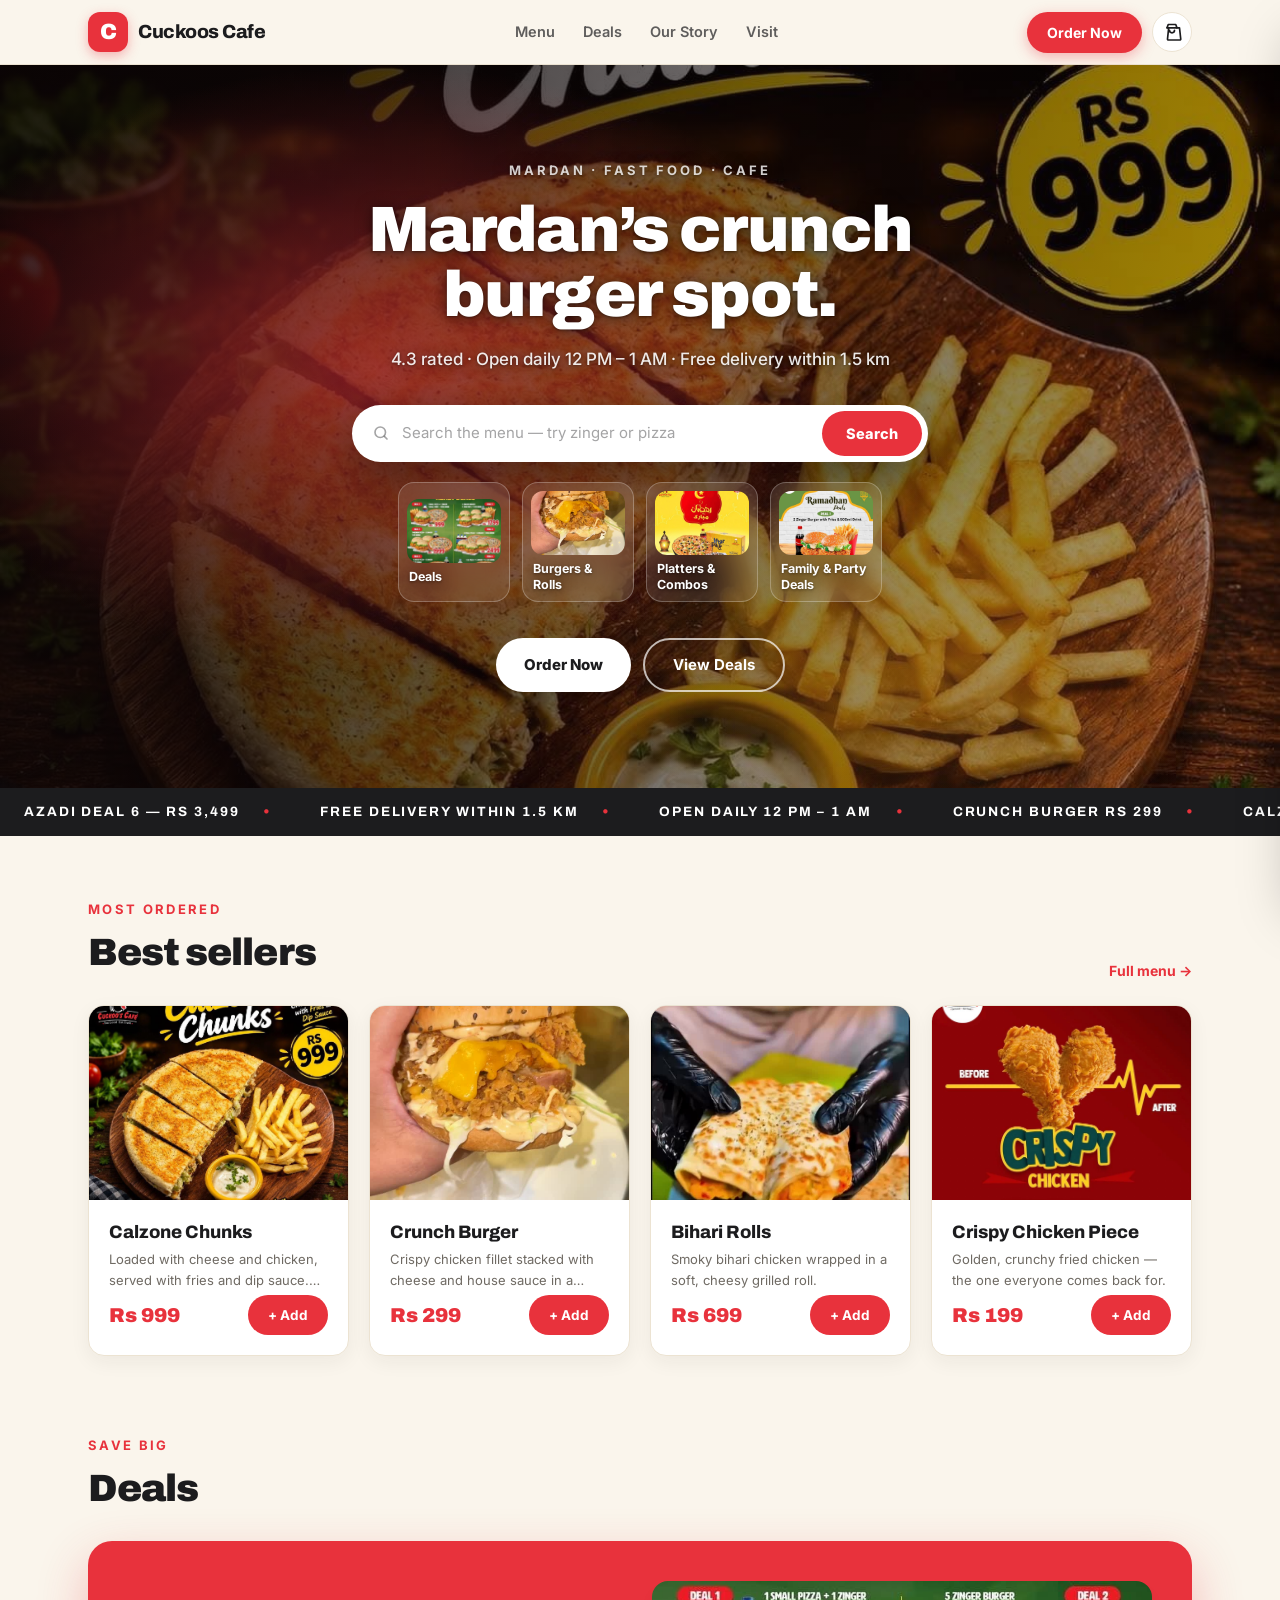
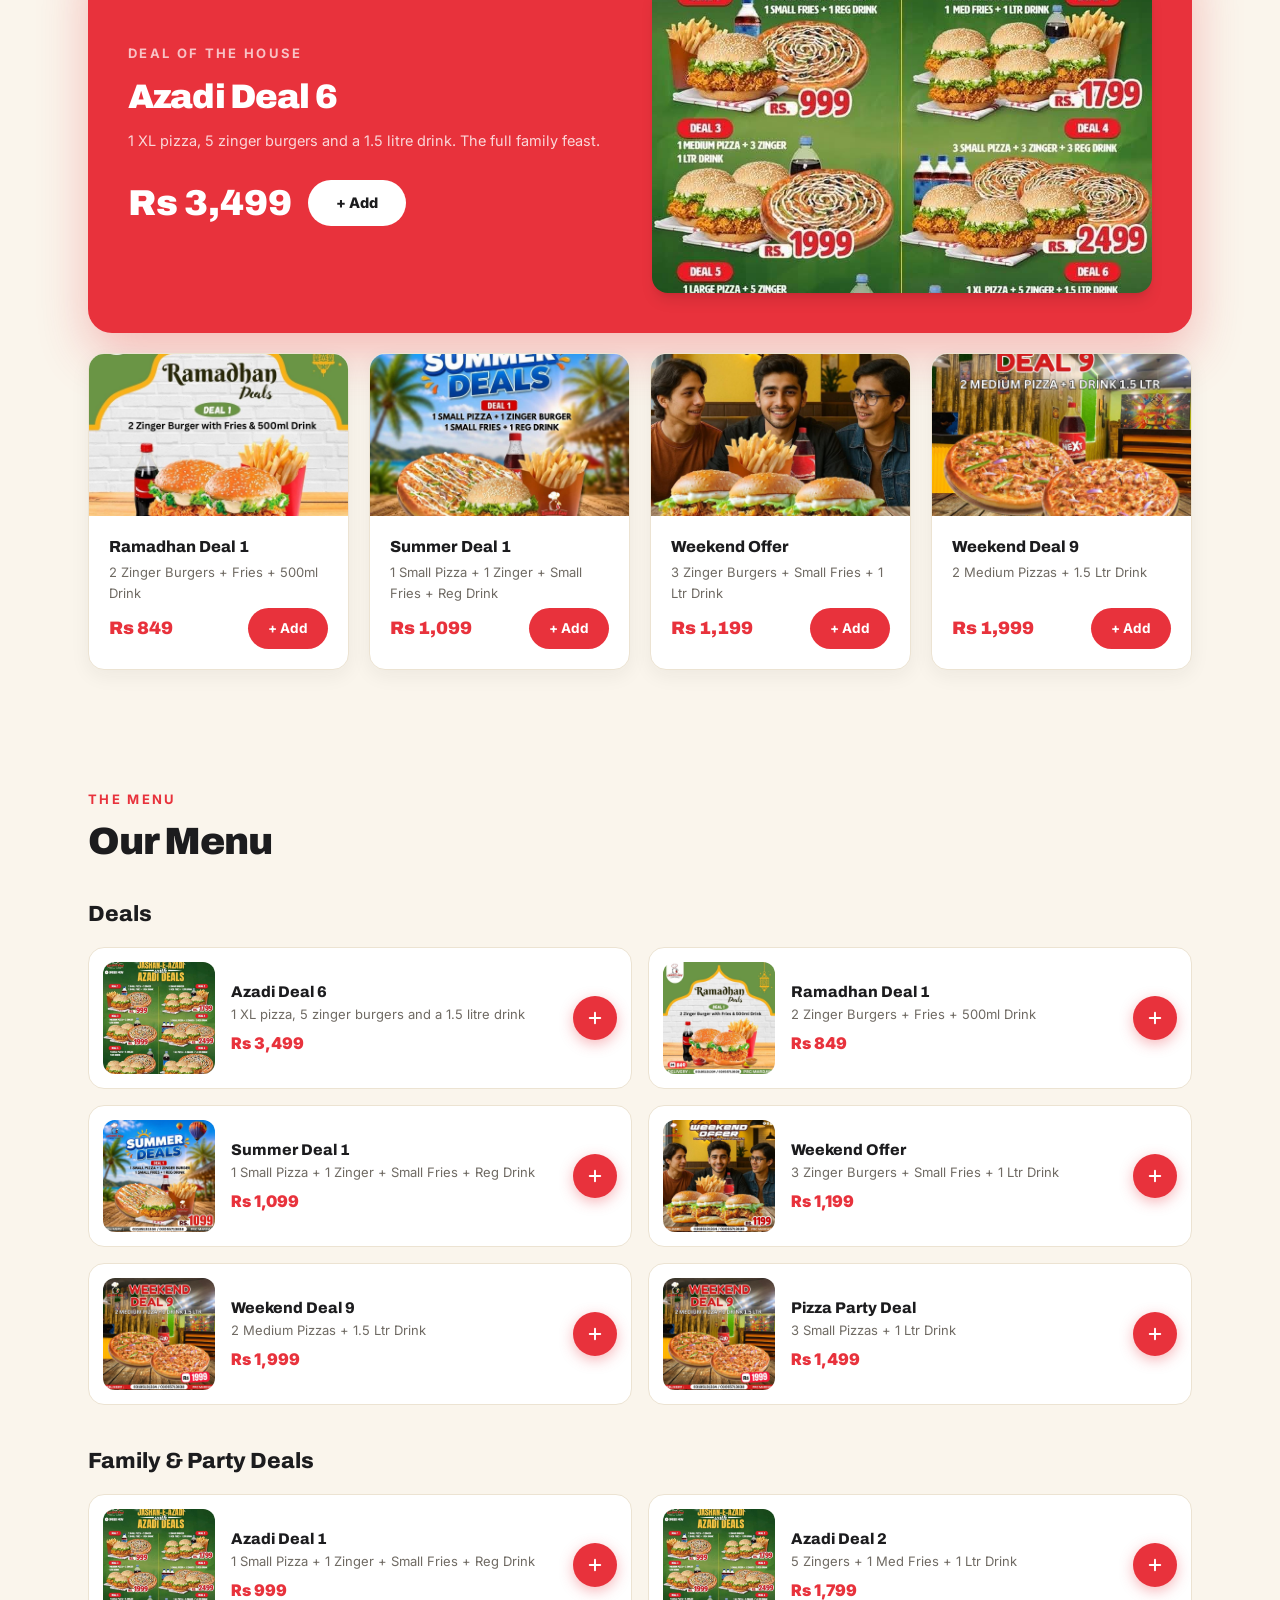
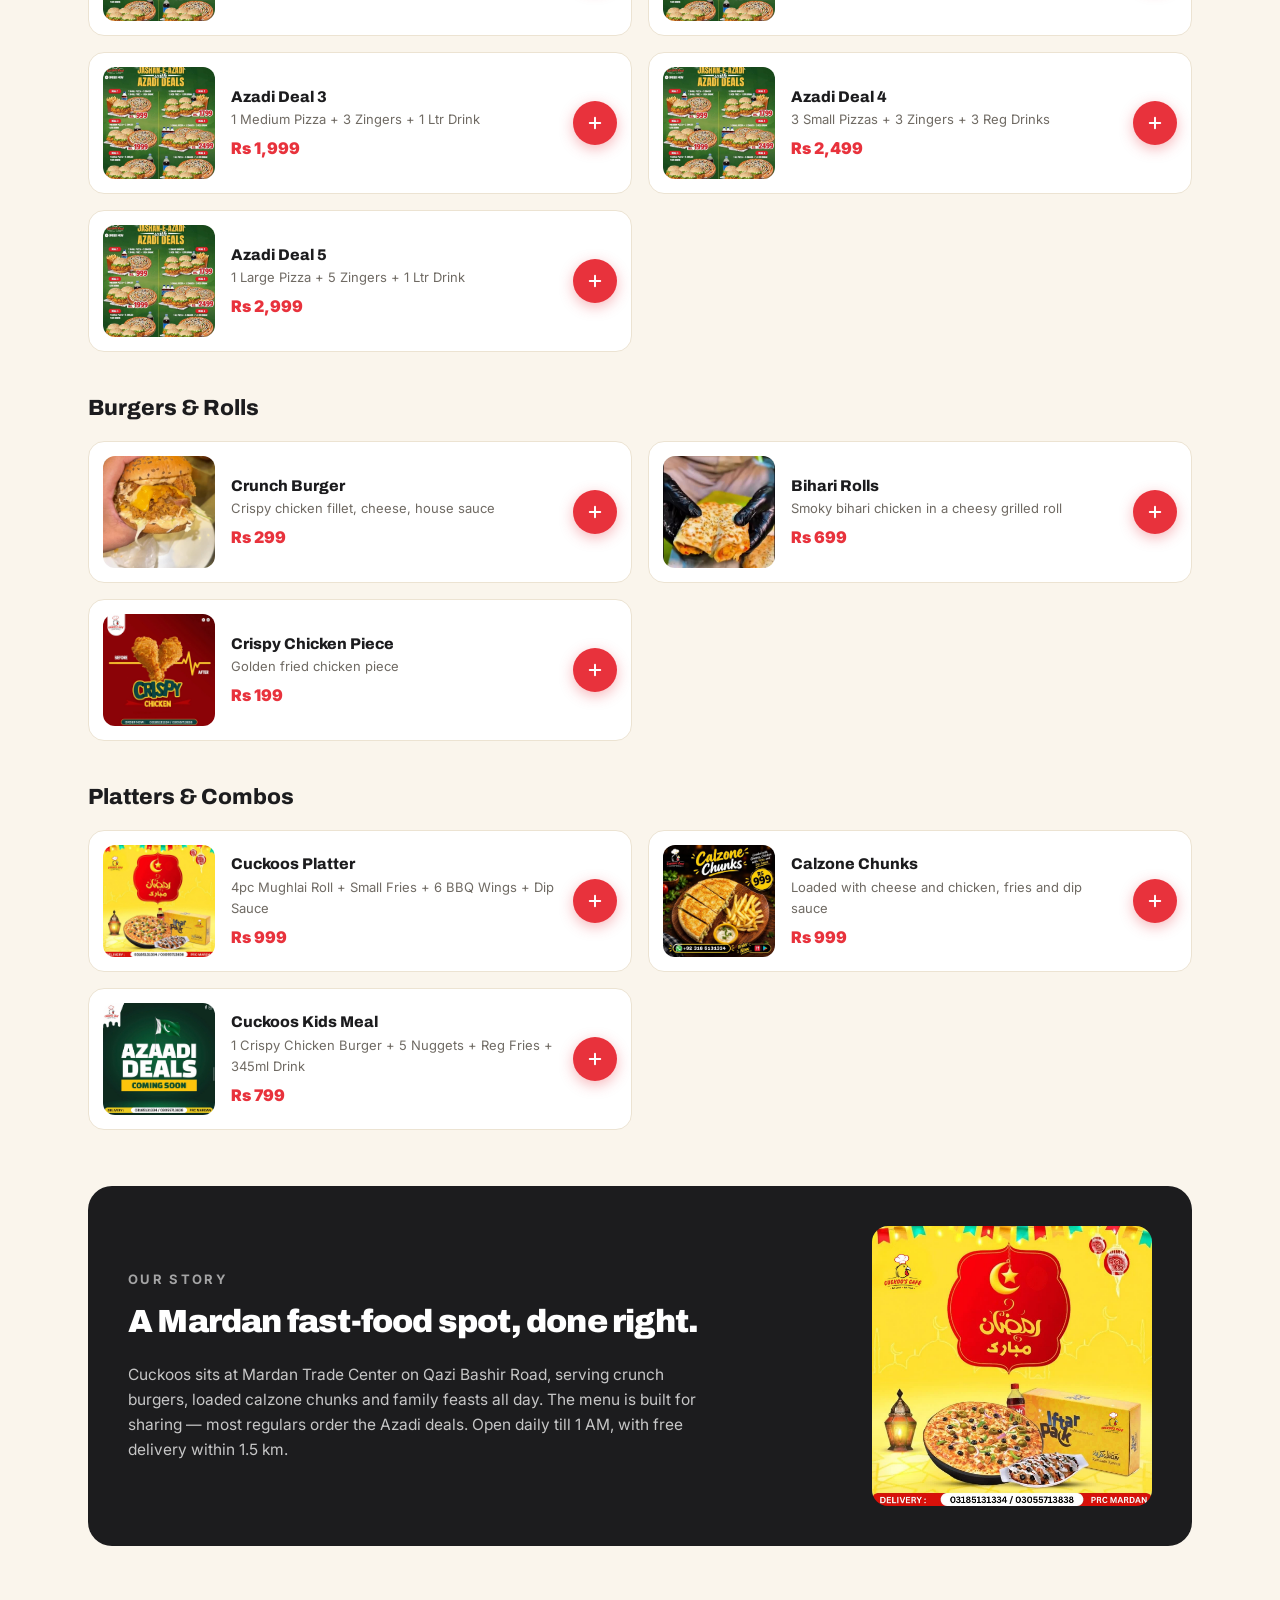
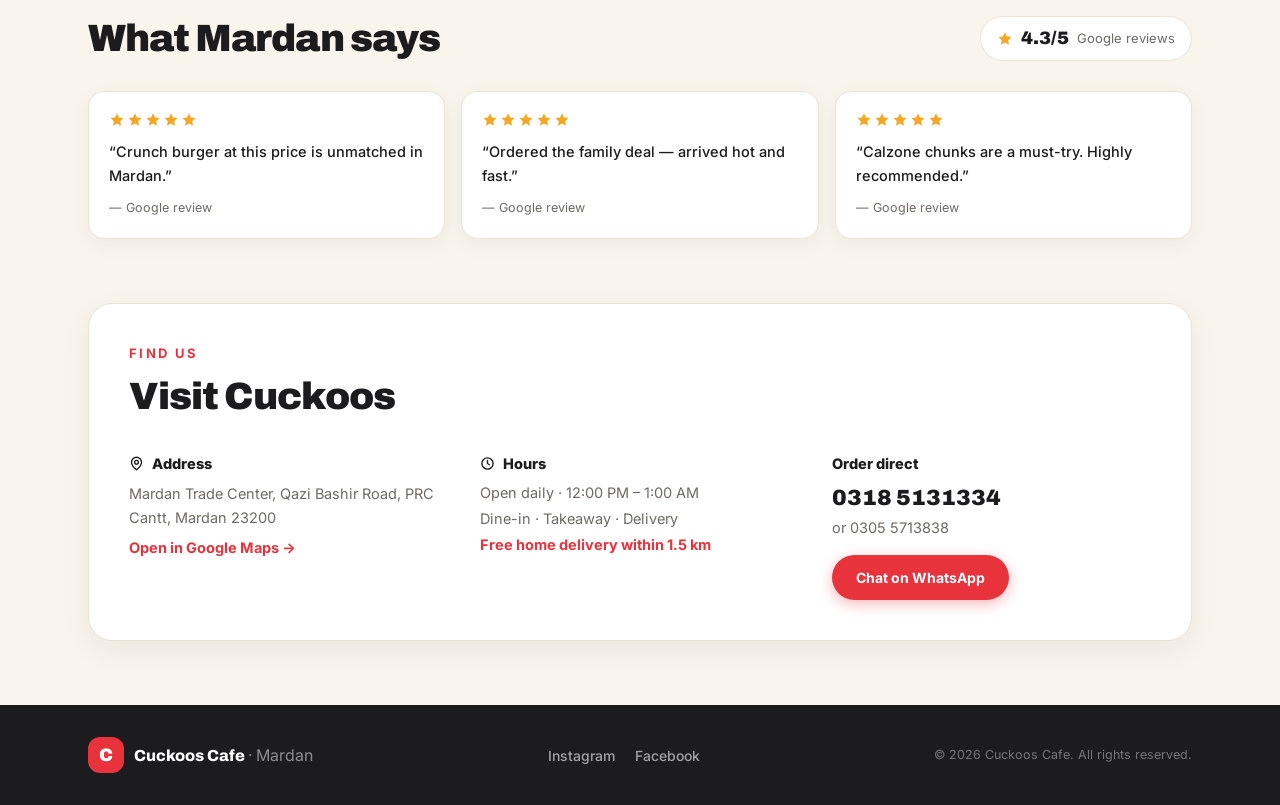
<file: cuckoos/index.html>
<!doctype html>
<html lang="en">
  <head>
    <meta charset="UTF-8" />
    <meta name="viewport" content="width=device-width, initial-scale=1.0" />
    <meta name="description" content="Cuckoos Cafe Mardan — order crunch burgers, calzone chunks and family deals online. Open daily 12 PM to 1 AM." />
    <title>Cuckoos Cafe — Order Online, Mardan</title>
    <link rel="preconnect" href="https://fonts.googleapis.com" />
    <link rel="preconnect" href="https://fonts.gstatic.com" crossorigin />
    <link href="https://fonts.googleapis.com/css2?family=Archivo:wght@700;800;900&family=Inter:wght@400;500;600;700&display=swap" rel="stylesheet" />
    <style>html,body{background:#faf5ec}</style>
    <script type="module" crossorigin src="./assets/index-FfOWj018.js"></script>
    <link rel="stylesheet" crossorigin href="./assets/index-Bnrd71Eb.css">
  </head>
  <body>
    <div id="root"></div>
  </body>
</html>
</file>
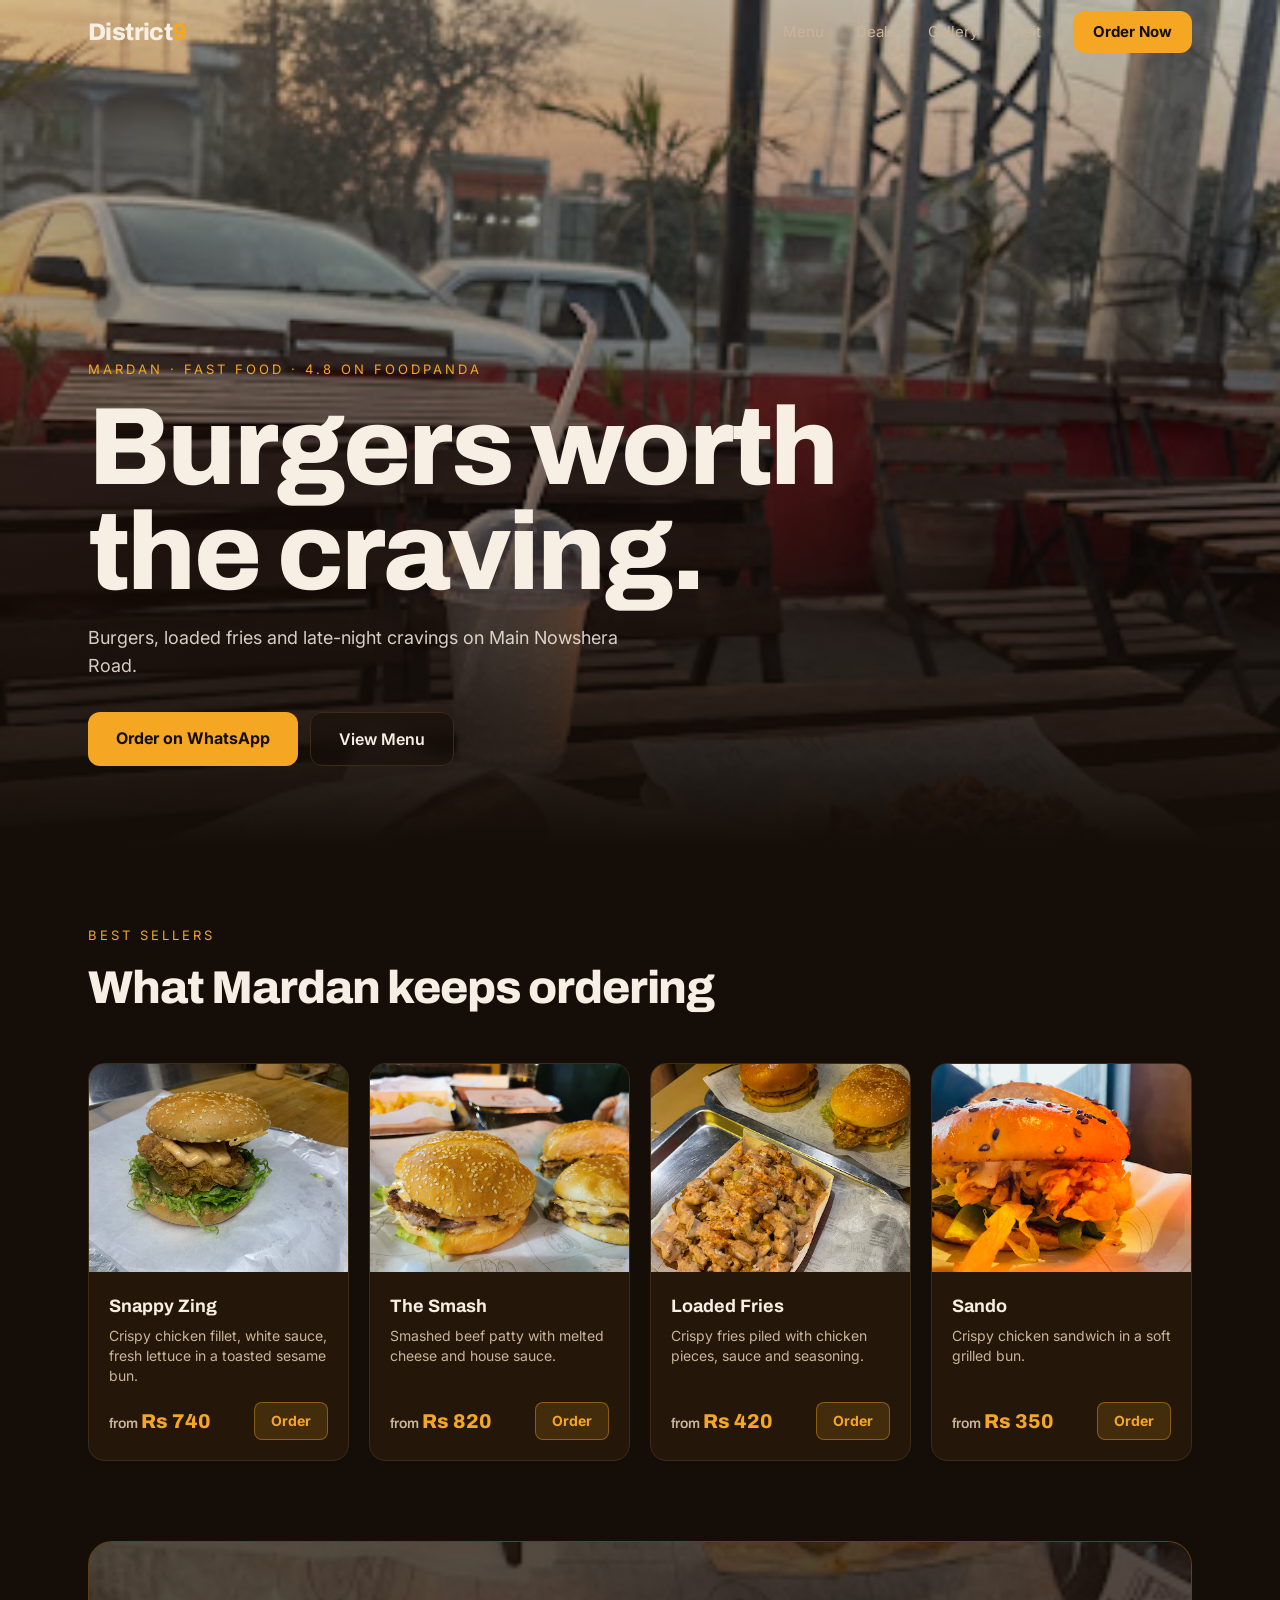
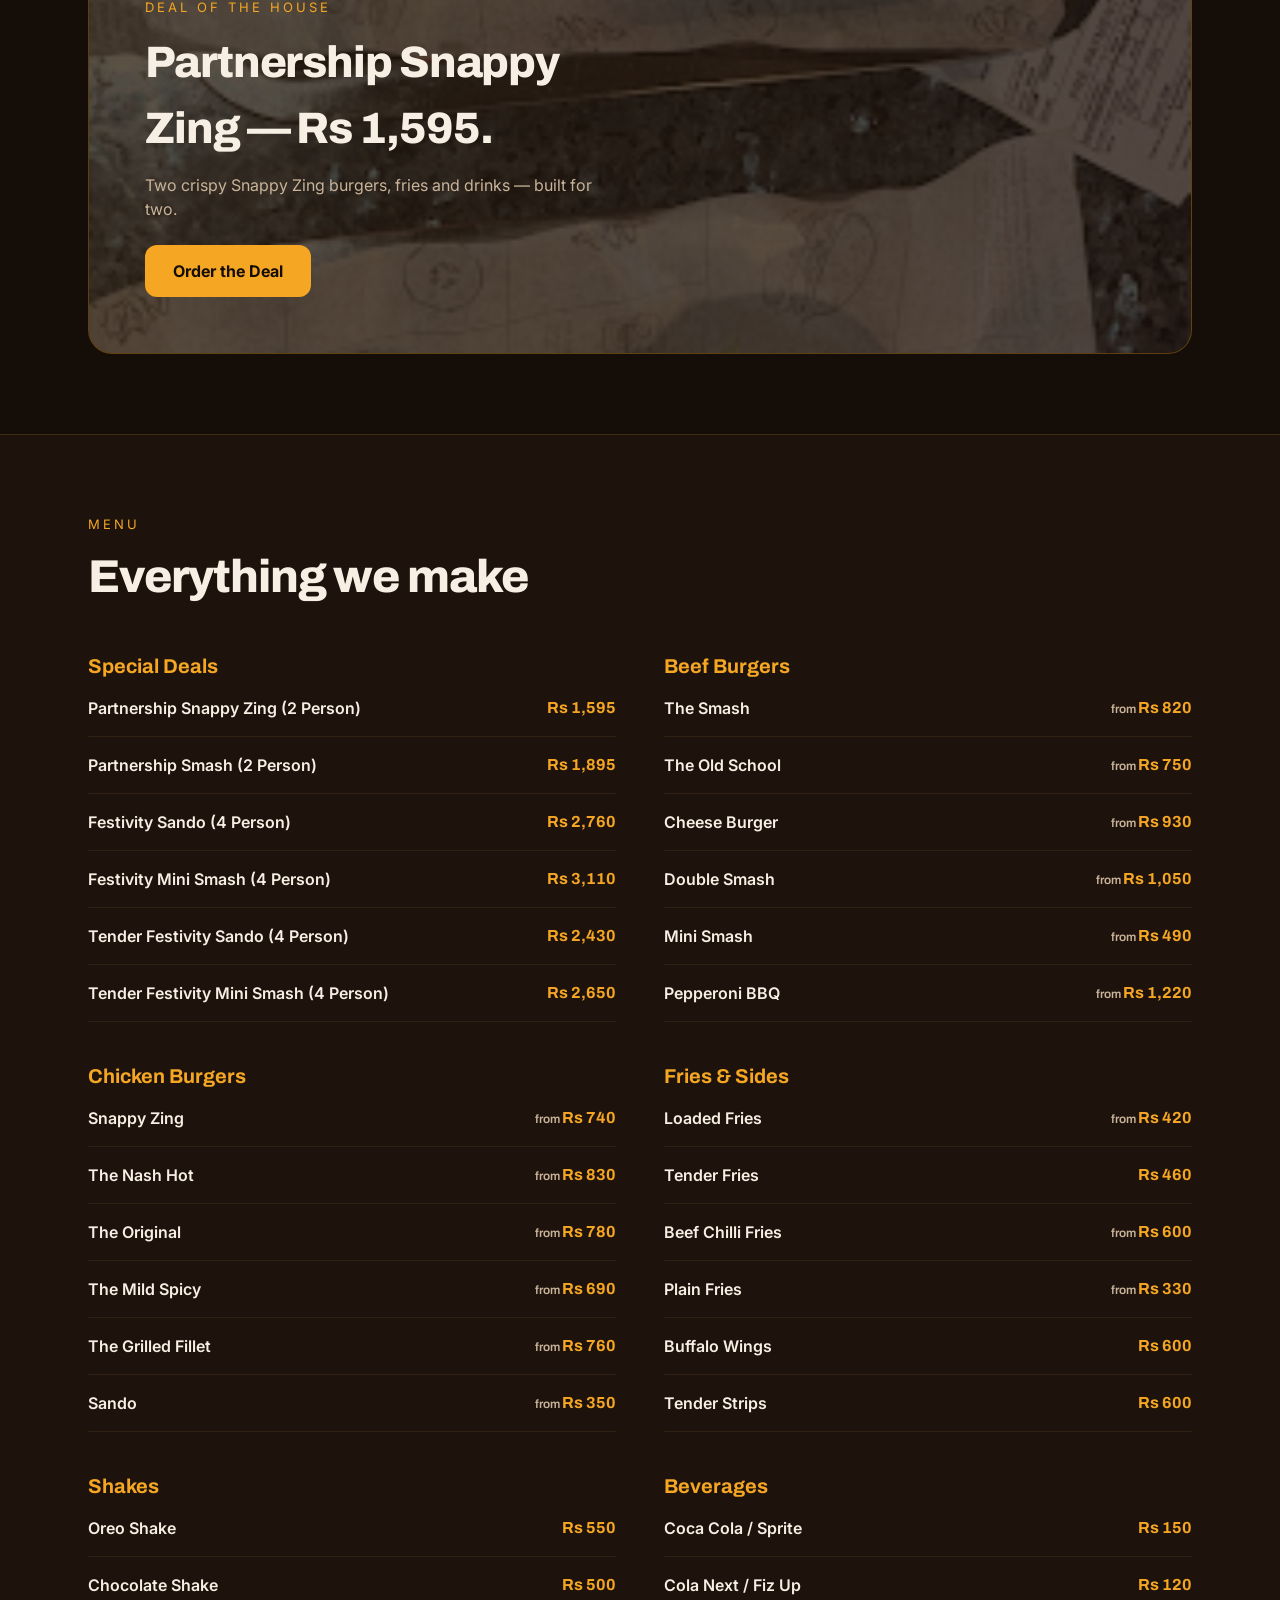
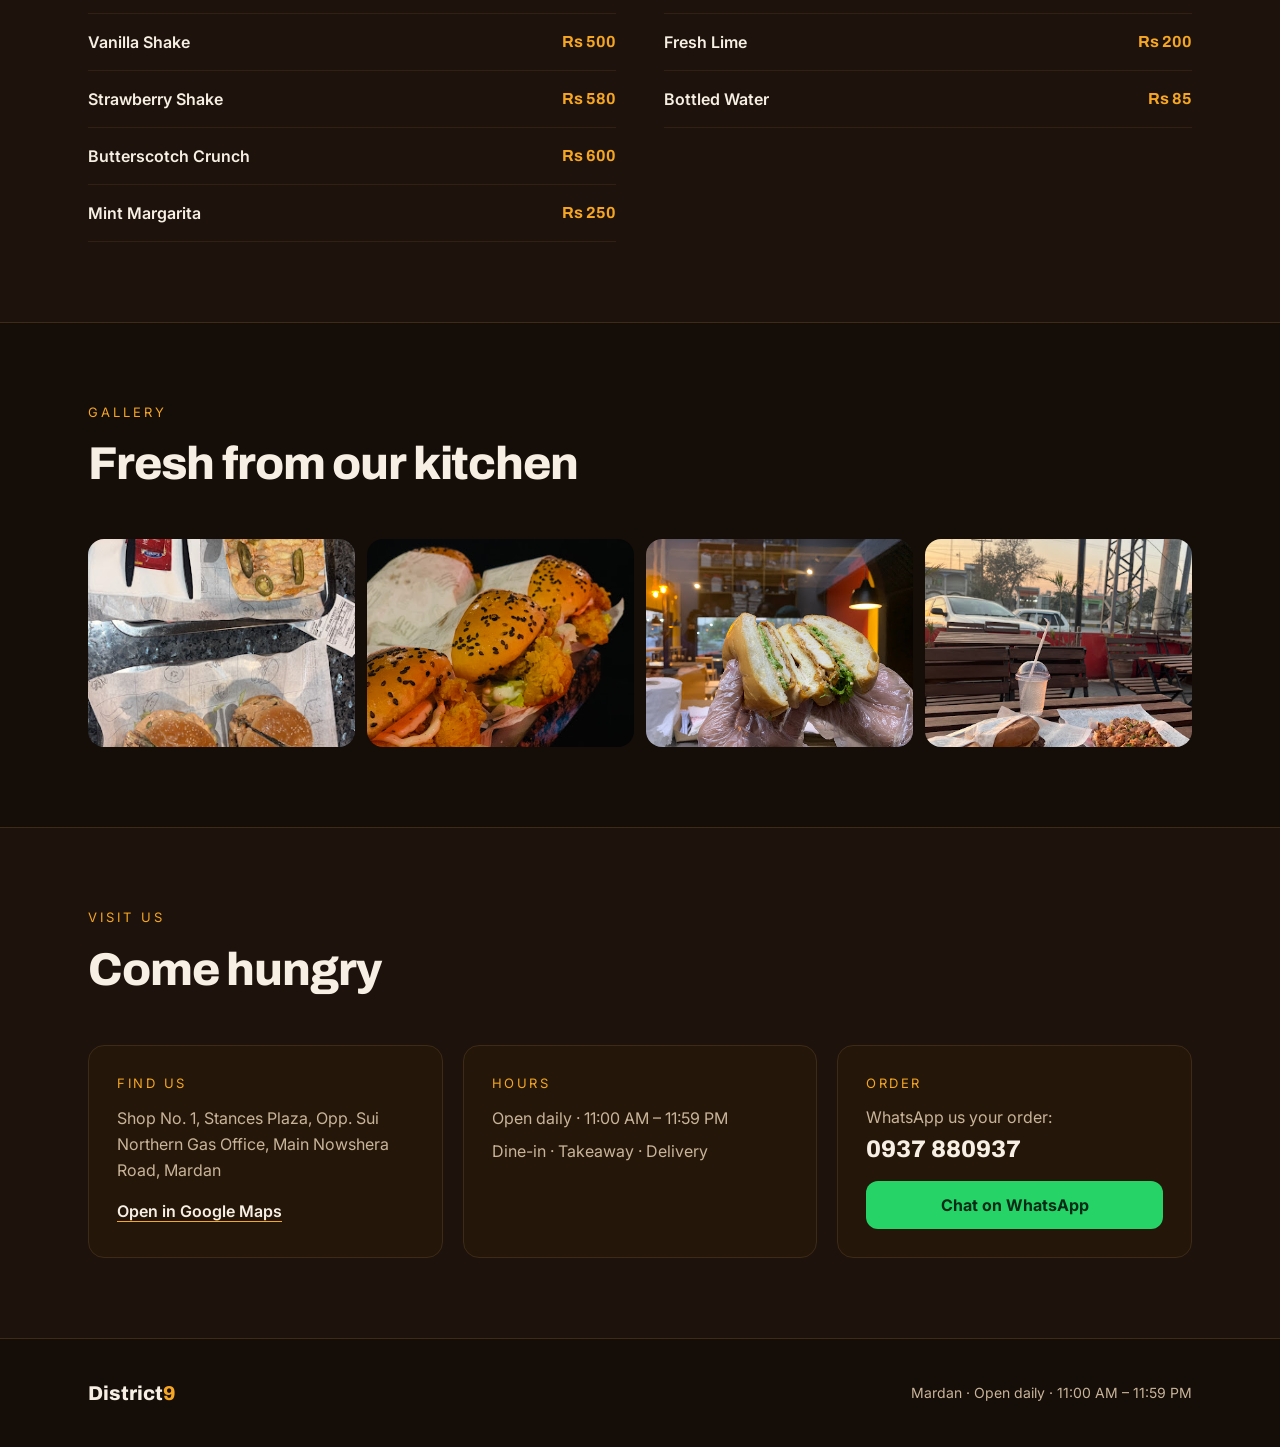
<file: district9/index.html>
<!doctype html>
<html lang="en">
  <head>
    <meta charset="UTF-8" />
    <meta name="viewport" content="width=device-width, initial-scale=1.0" />
    <meta name="description" content="District9 — crispy burgers, loaded fries and more on Main Nowshera Road, Mardan. Open daily 12 PM to 12 AM." />
    <title>District9 — Burgers & Fast Food, Mardan</title>
    <link rel="preconnect" href="https://fonts.googleapis.com" />
    <link rel="preconnect" href="https://fonts.gstatic.com" crossorigin />
    <link href="https://fonts.googleapis.com/css2?family=Archivo:wght@600;700;800&family=Inter:wght@400;500;600;700&display=swap" rel="stylesheet" />
    <script type="module" crossorigin src="./assets/index-CiNe1hV2.js"></script>
    <link rel="stylesheet" crossorigin href="./assets/index-D9UILtA-.css">
  </head>
  <body>
    <div id="root"></div>
  </body>
</html>
</file>
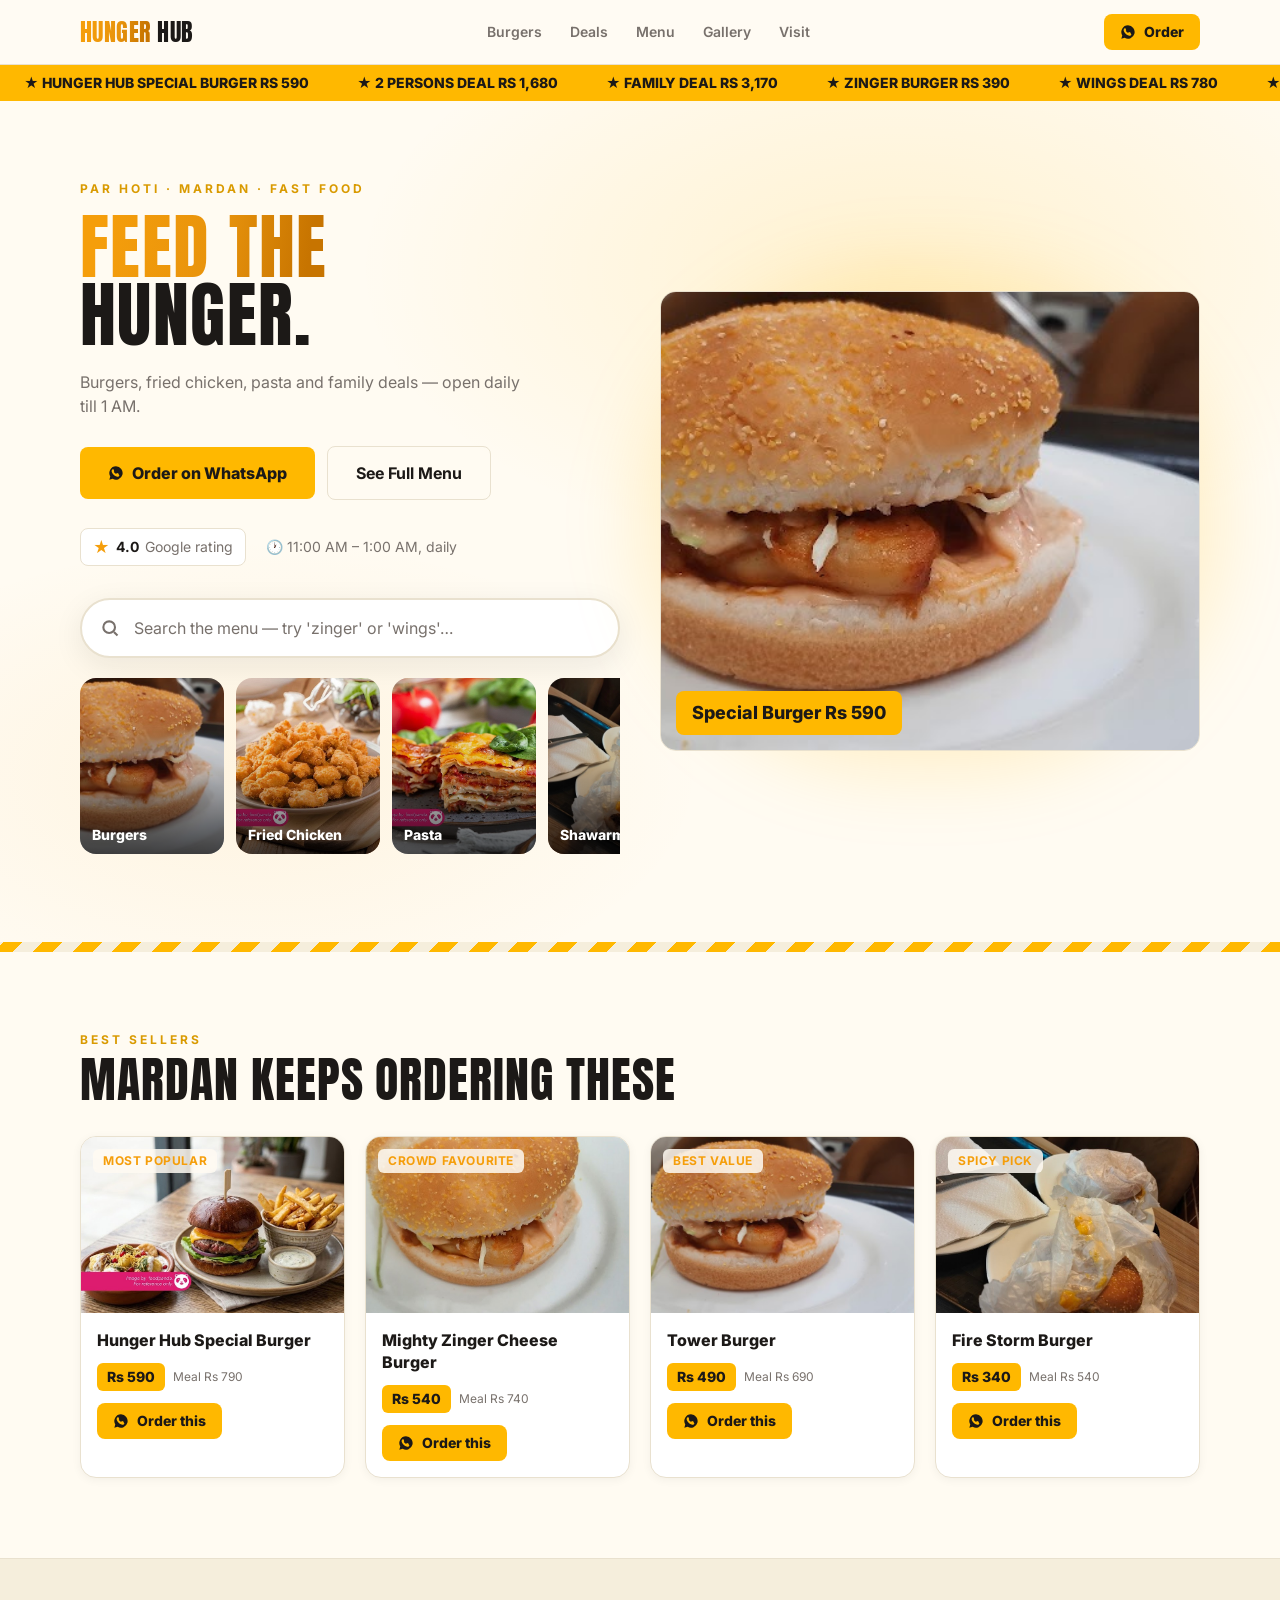
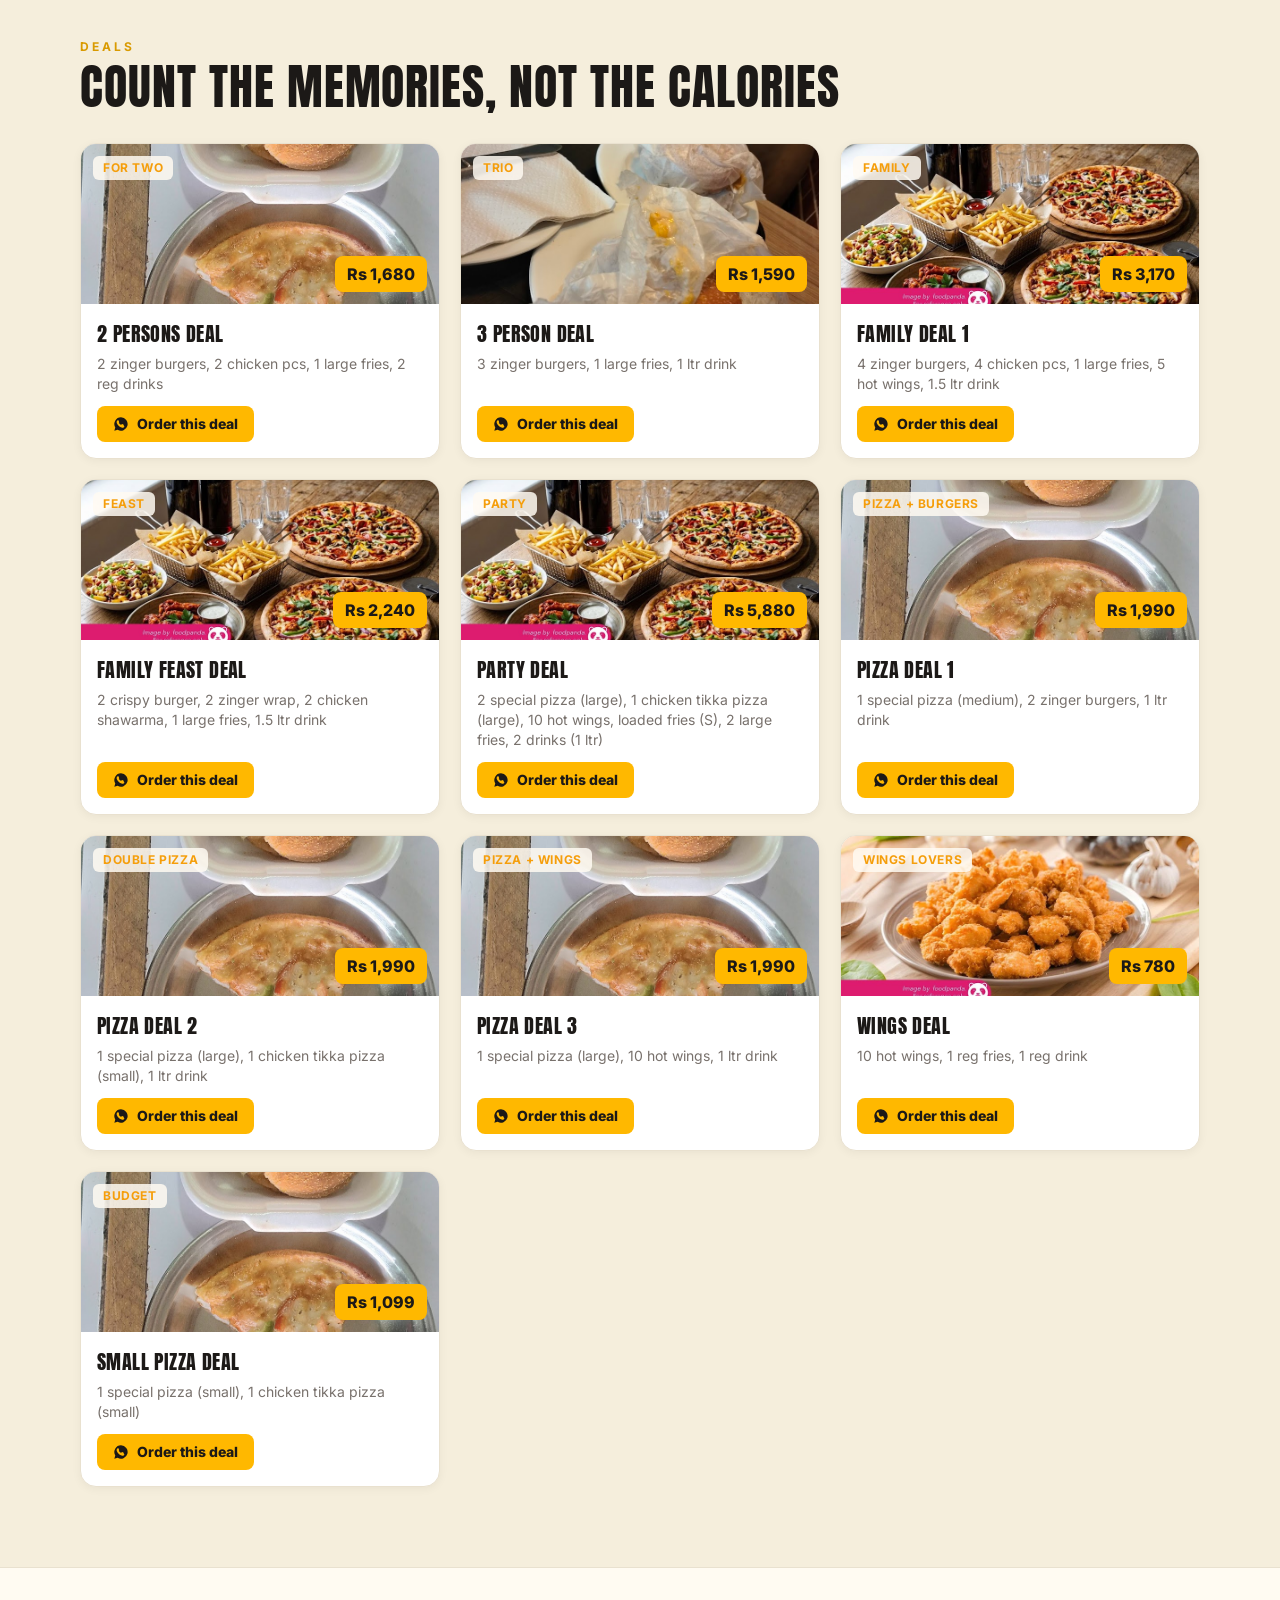
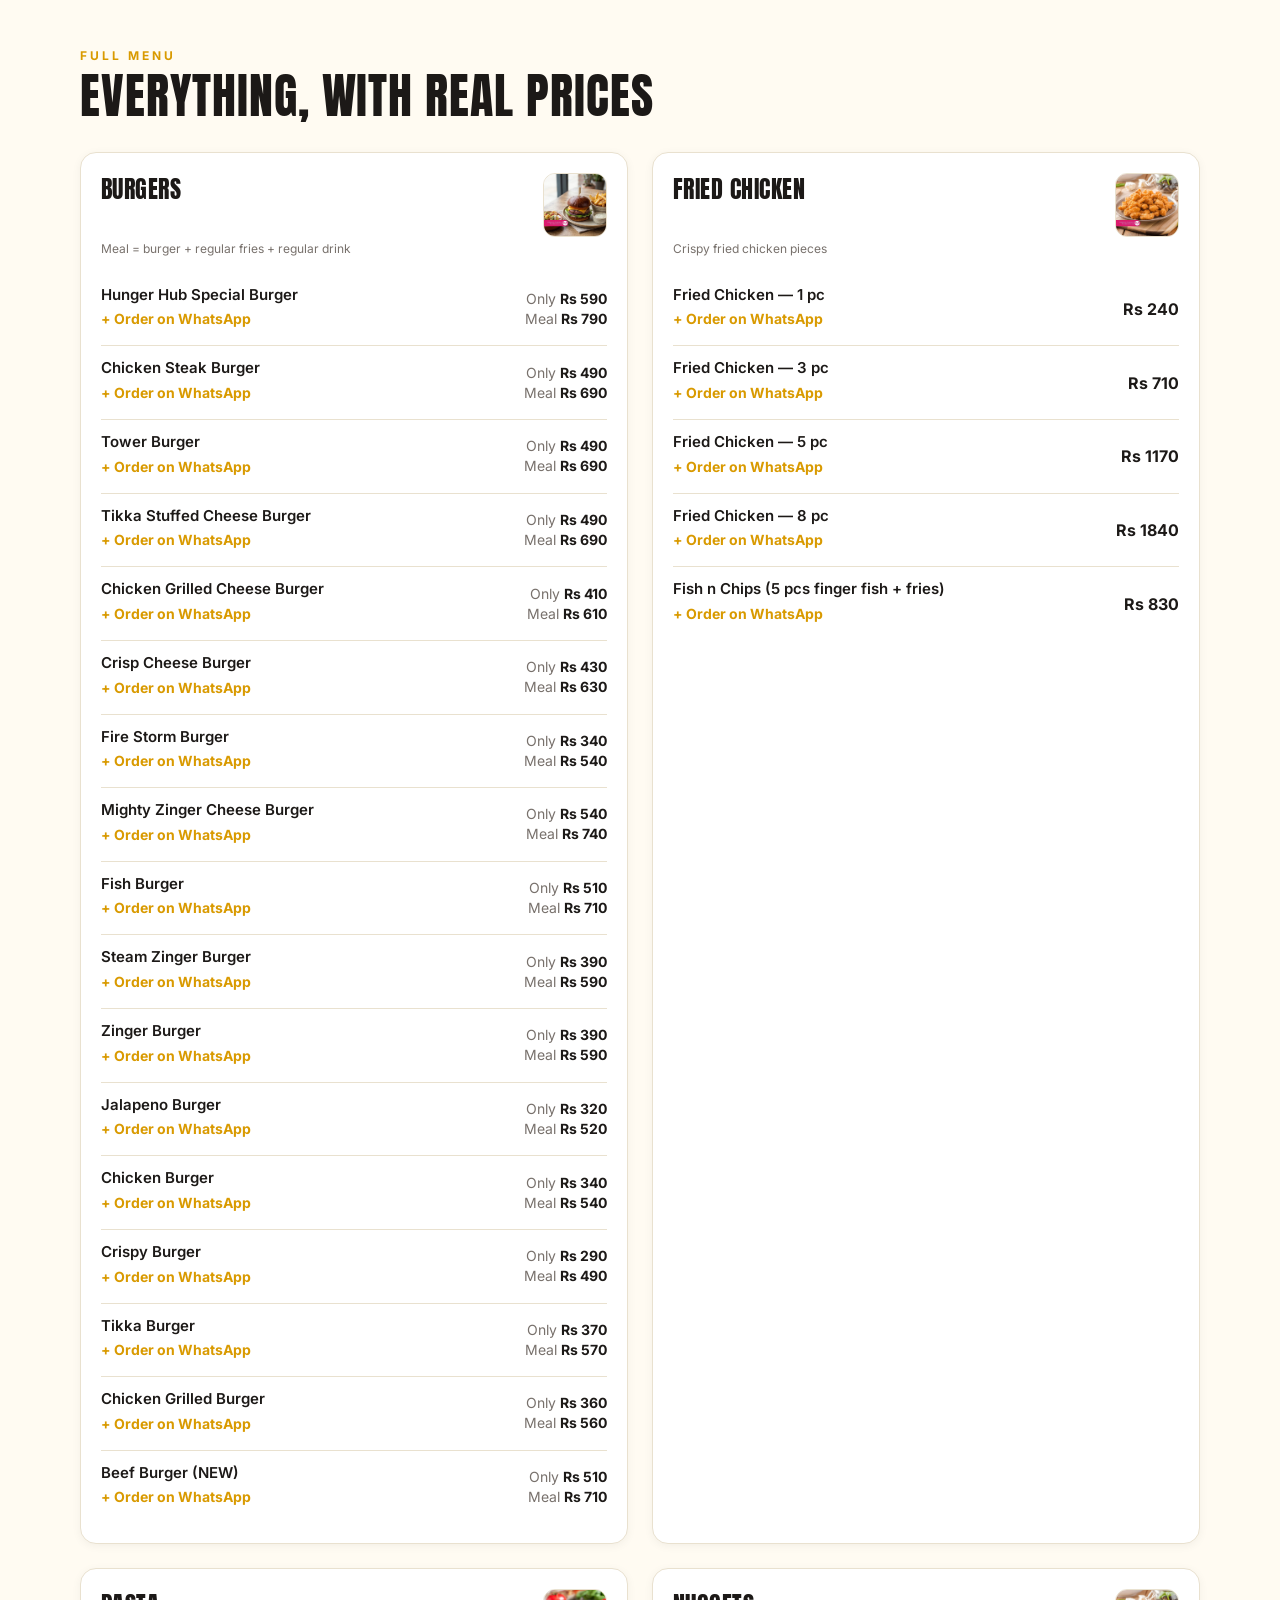
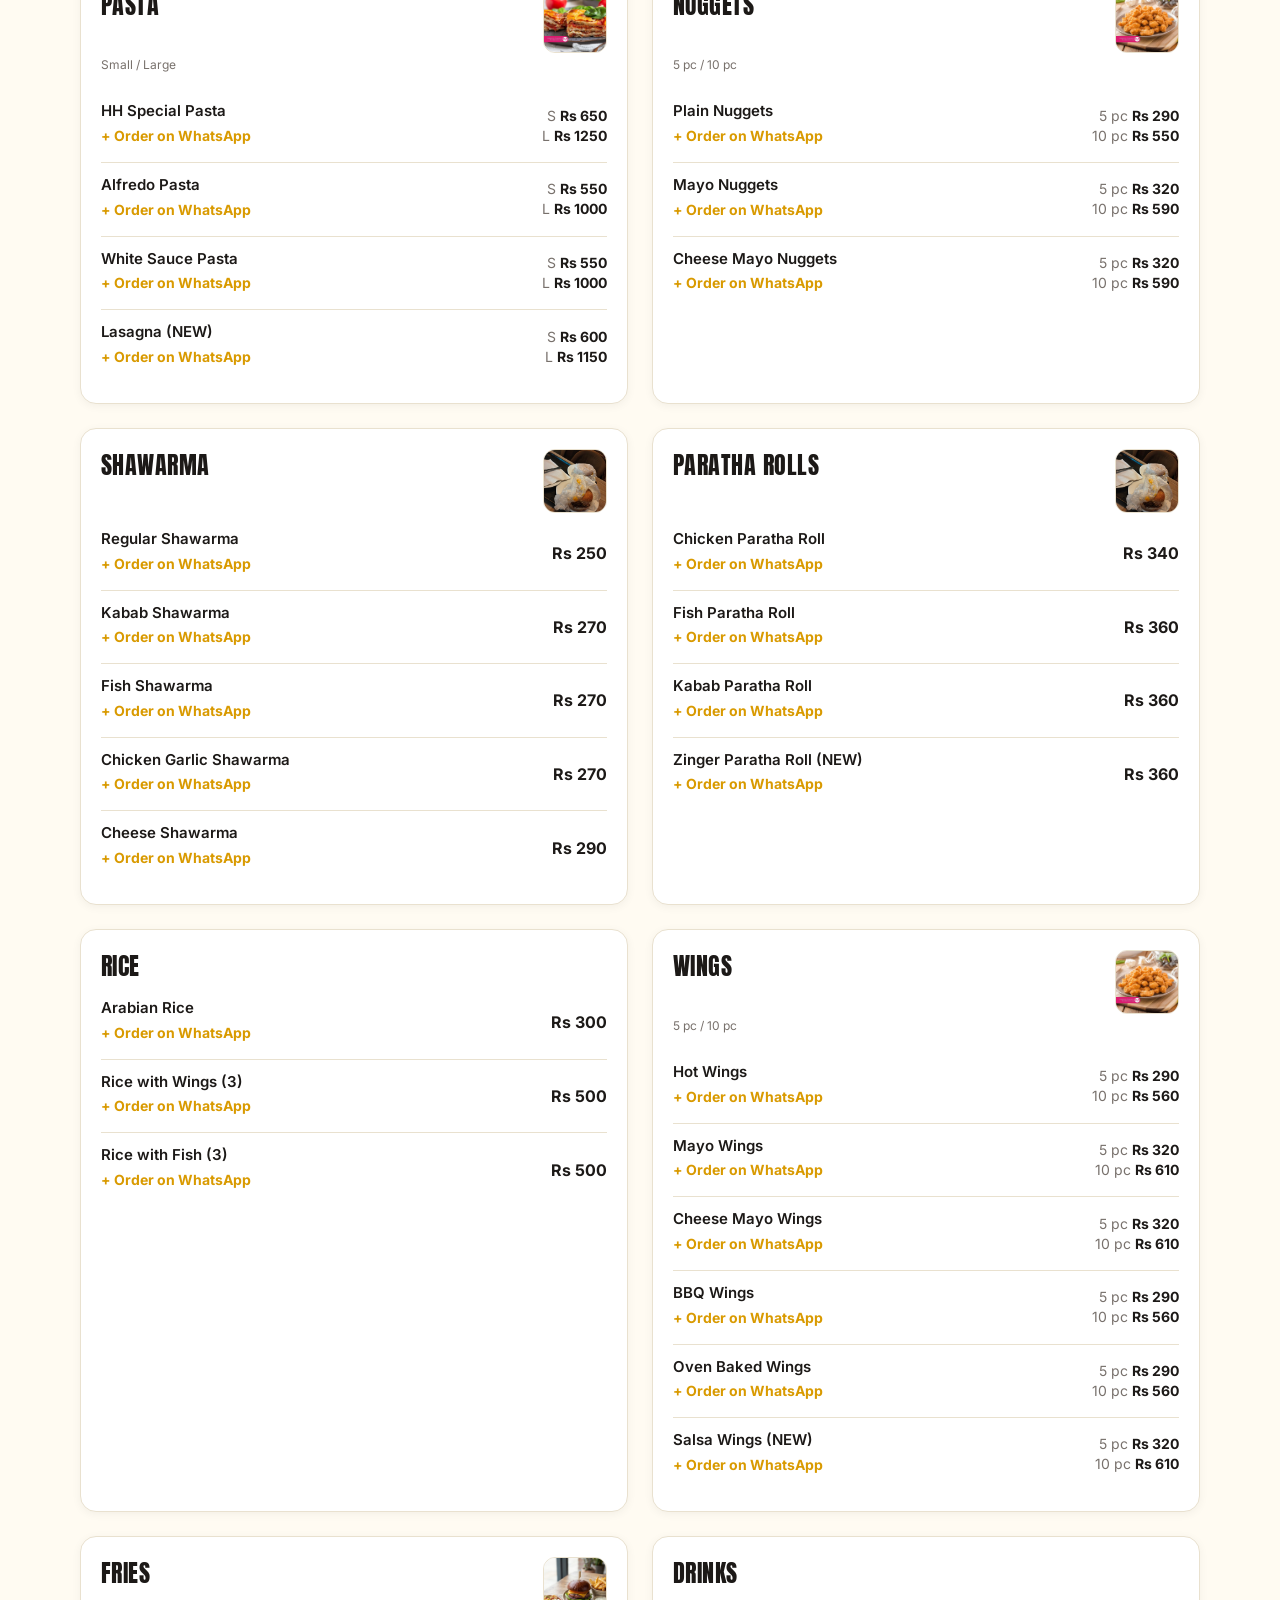
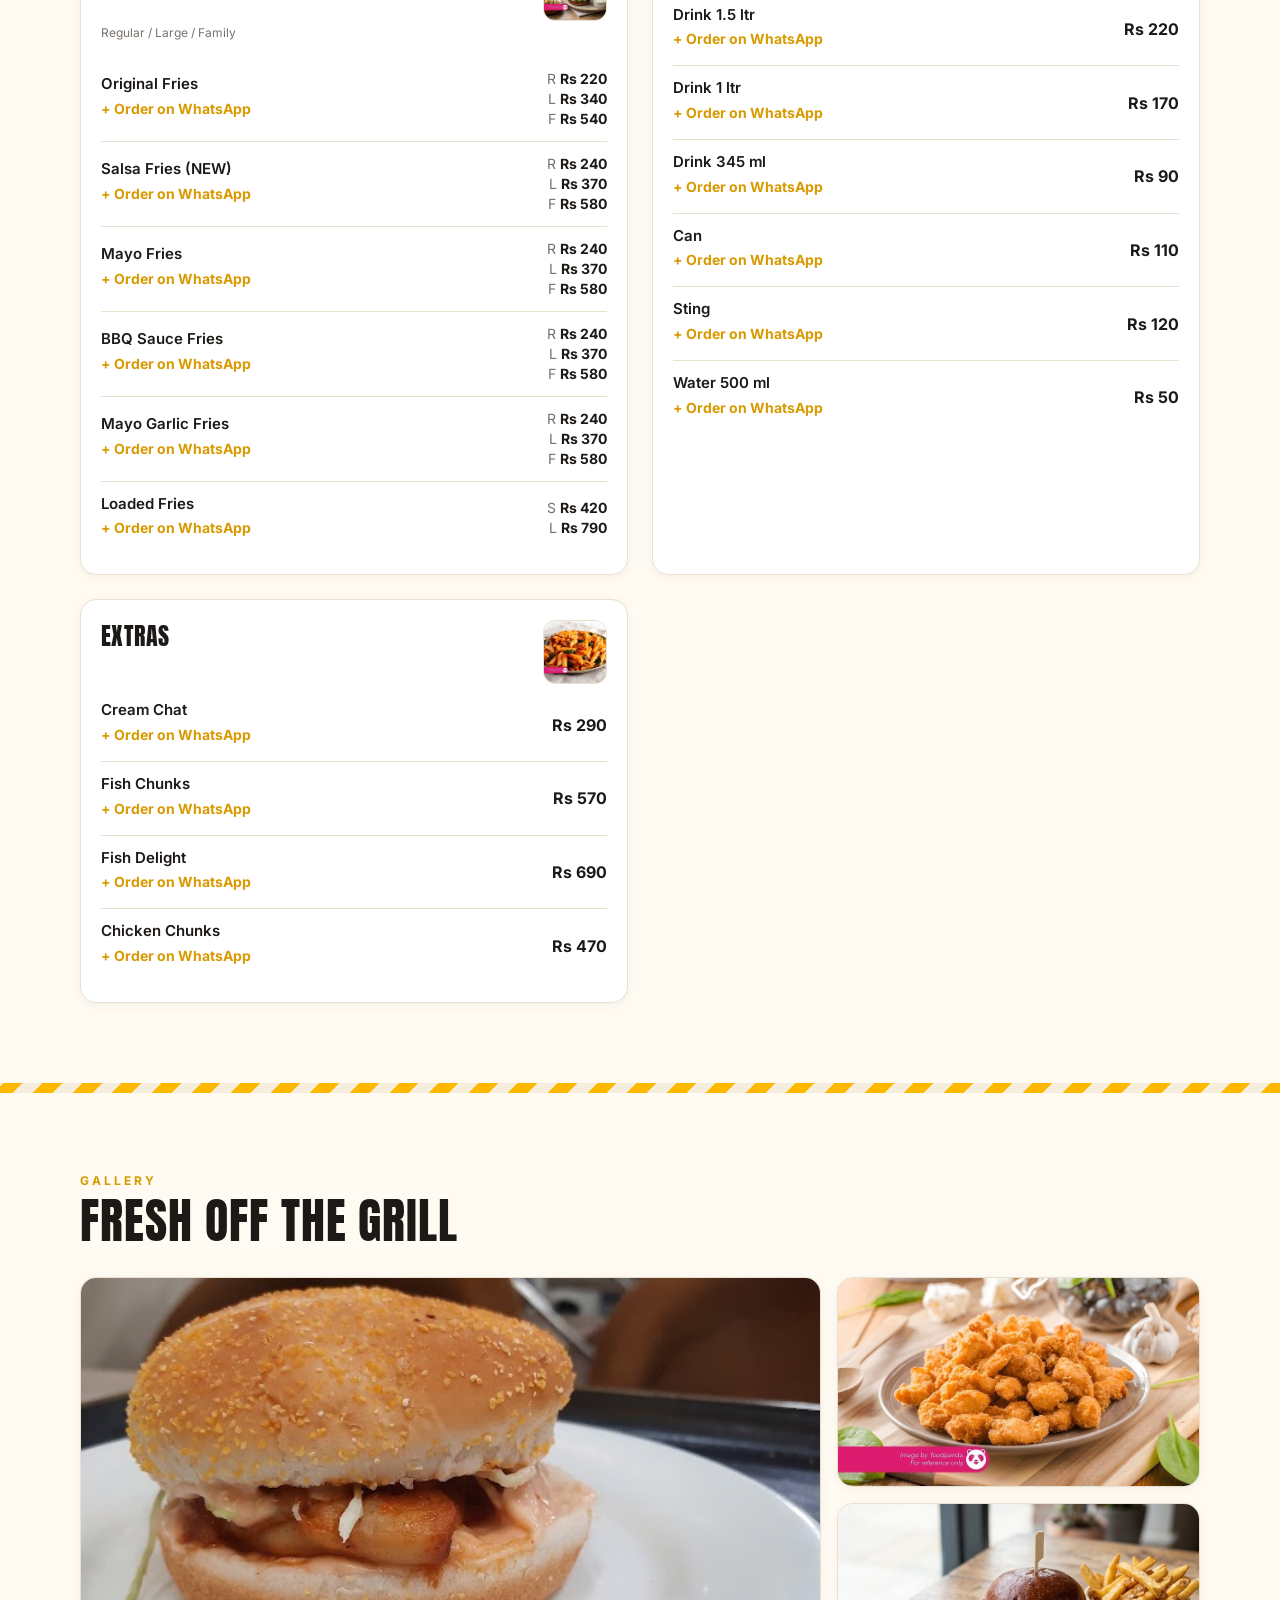
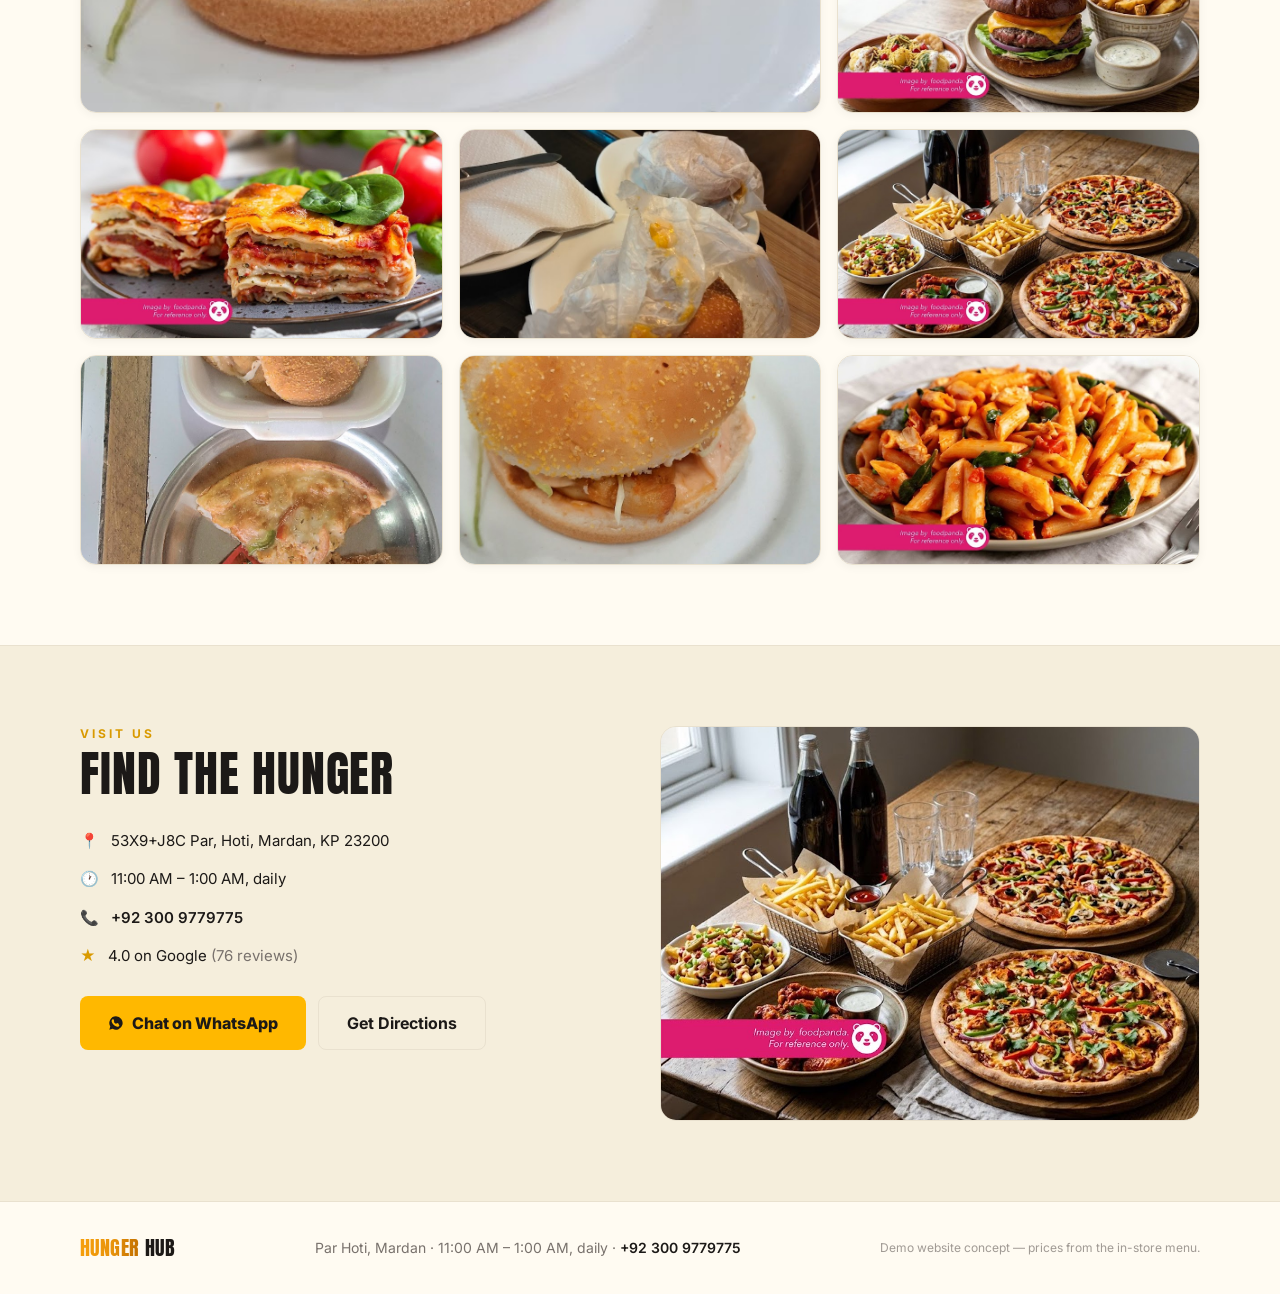
<file: hunger-hub/index.html>
<!doctype html>
<html lang="en">
  <head>
    <meta charset="UTF-8" />
    <meta name="viewport" content="width=device-width, initial-scale=1.0" />
    <meta name="description" content="Hunger Hub Mardan — burgers, fried chicken, pasta, shawarma and family deals. Open daily 11 AM to 1 AM. Order on WhatsApp." />
    <title>Hunger Hub — Mardan | Burgers, Deals & More</title>
    <link rel="preconnect" href="https://fonts.googleapis.com" />
    <link rel="preconnect" href="https://fonts.gstatic.com" crossorigin />
    <link href="https://fonts.googleapis.com/css2?family=Anton&family=Inter:wght@400;500;600;700;800&display=swap" rel="stylesheet" />
    <style>html,body{background:#fffbf2}</style>
    <script type="module" crossorigin src="./assets/index-Drz9MleX.js"></script>
    <link rel="stylesheet" crossorigin href="./assets/index-DbPkraiW.css">
  </head>
  <body>
    <div id="root"></div>
  </body>
</html>
</file>
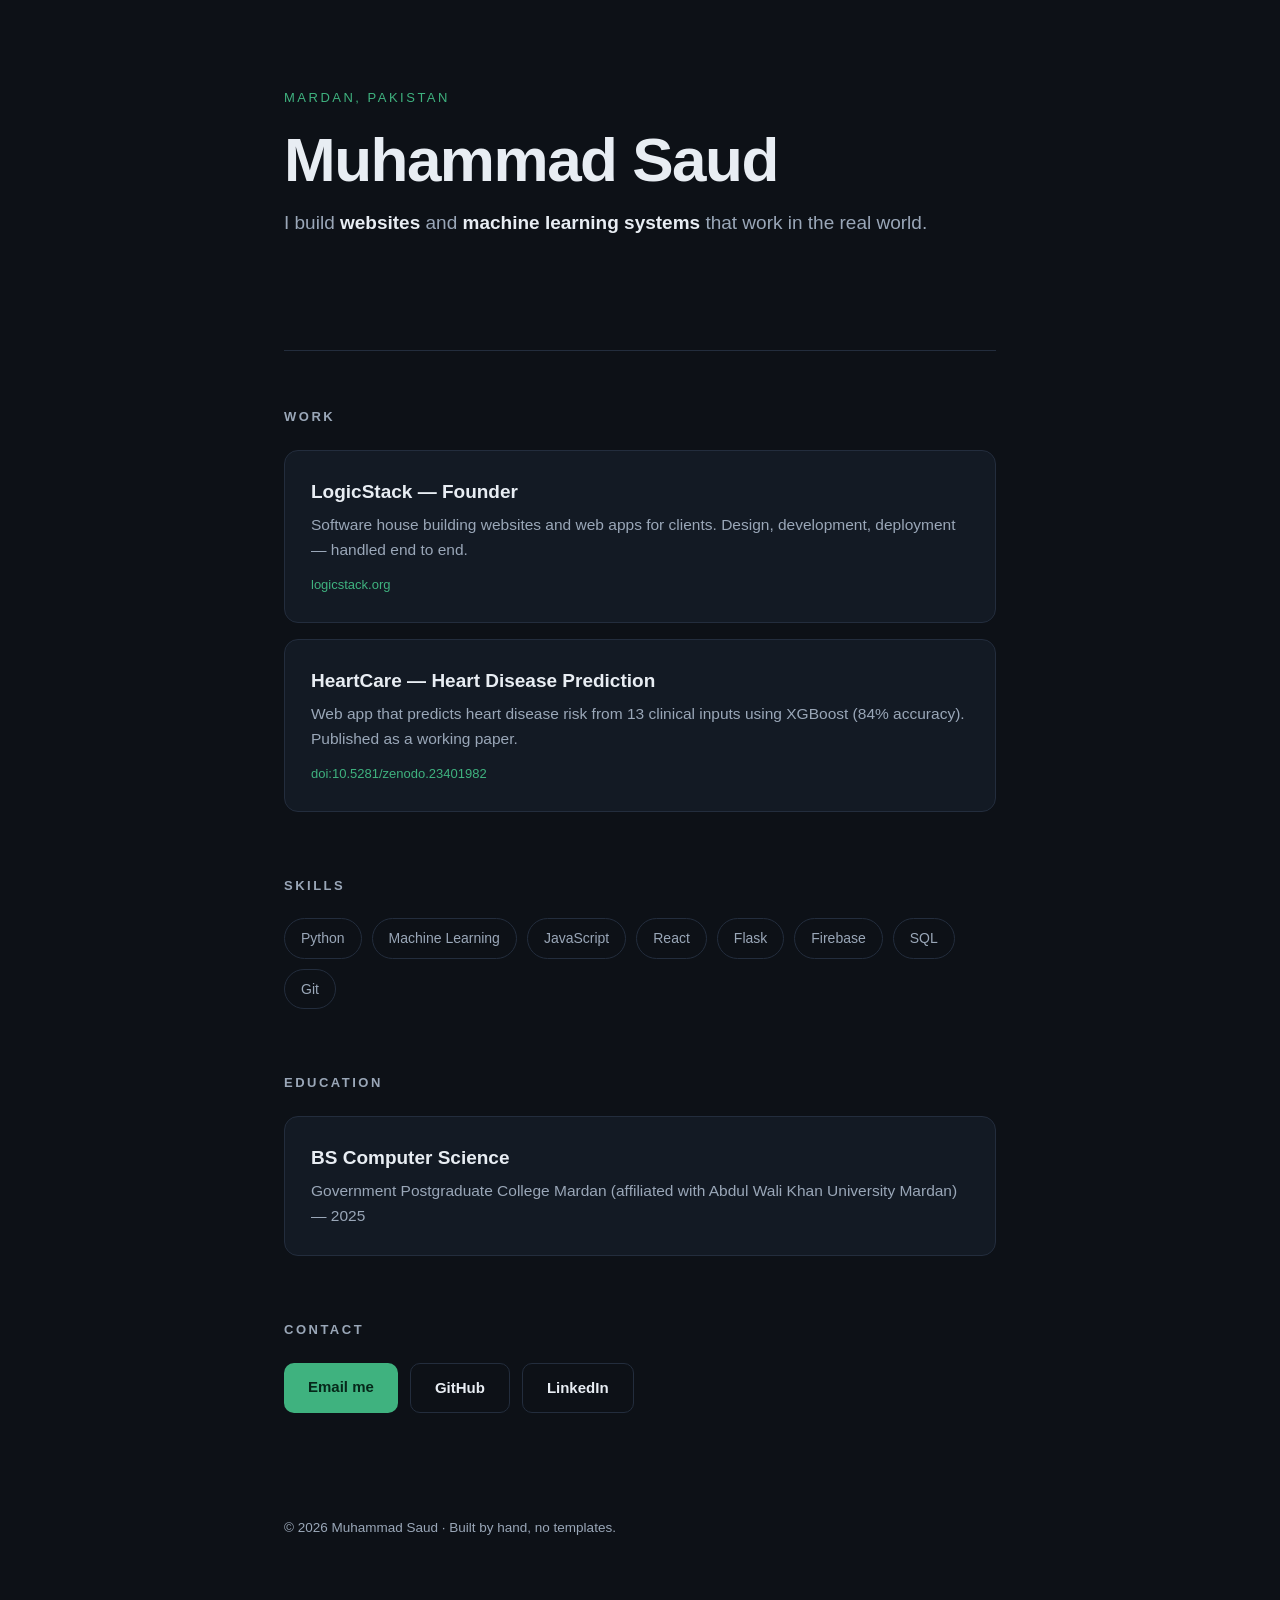
<file: saud/index.html>
<!DOCTYPE html>
<html lang="en">
<head>
<meta charset="UTF-8">
<meta name="viewport" content="width=device-width, initial-scale=1.0">
<title>Muhammad Saud — Software Engineer</title>
<meta name="description" content="Muhammad Saud builds websites and machine learning systems. Founder of LogicStack.">
<style>
  :root{
    --bg:#0d1117; --panel:#131a24; --line:#232d3d;
    --text:#e8edf3; --muted:#9aa7b8; --accent:#3fb27f;
  }
  *{margin:0;padding:0;box-sizing:border-box}
  html{scroll-behavior:smooth}
  body{background:var(--bg);color:var(--text);
    font-family:-apple-system,BlinkMacSystemFont,"Segoe UI",Inter,Roboto,sans-serif;
    line-height:1.6;-webkit-font-smoothing:antialiased}
  .wrap{max-width:760px;margin:0 auto;padding:0 24px}
  header{padding:88px 0 56px}
  .kicker{color:var(--accent);font-size:13px;letter-spacing:2.5px;text-transform:uppercase;margin-bottom:18px}
  h1{font-size:clamp(40px,7vw,62px);font-weight:700;letter-spacing:-1.5px;line-height:1.08}
  .role{margin-top:14px;font-size:19px;color:var(--muted)}
  .role strong{color:var(--text);font-weight:600}
  .rule{height:1px;background:var(--line);margin:56px 0;border:0}
  section{margin-bottom:64px}
  h2{font-size:13px;letter-spacing:2.5px;text-transform:uppercase;color:var(--muted);margin-bottom:22px}
  .card{background:var(--panel);border:1px solid var(--line);border-radius:14px;
    padding:26px 26px;transition:transform .35s ease,border-color .35s ease}
  .card:hover{transform:translateY(-3px);border-color:#334155}
  .card h3{font-size:19px;margin-bottom:6px}
  .card h3 a{color:var(--text);text-decoration:none}
  .card h3 a:hover{color:var(--accent)}
  .card p{color:var(--muted);font-size:15.5px}
  .card .meta{margin-top:12px;font-size:13px;color:var(--accent)}
  .stack{display:grid;gap:16px}
  .chips{display:flex;flex-wrap:wrap;gap:10px}
  .chip{border:1px solid var(--line);border-radius:999px;padding:8px 16px;
    font-size:14px;color:var(--muted);transition:border-color .3s,color .3s}
  .chip:hover{border-color:var(--accent);color:var(--text)}
  .contact-row{display:flex;flex-wrap:wrap;gap:12px}
  .btn{display:inline-block;padding:12px 24px;border-radius:10px;text-decoration:none;
    font-size:15px;font-weight:600;transition:transform .3s ease,box-shadow .3s ease}
  .btn.primary{background:var(--accent);color:#06281a}
  .btn.primary:hover{transform:translateY(-2px);box-shadow:0 8px 24px rgba(63,178,127,.28)}
  .btn.ghost{border:1px solid var(--line);color:var(--text)}
  .btn.ghost:hover{border-color:var(--accent)}
  footer{padding:40px 0 64px;color:var(--muted);font-size:13.5px}
  .reveal{opacity:0;transform:translateY(26px);transition:opacity .7s ease,transform .7s ease}
  .reveal.in{opacity:1;transform:none}
  @media(max-width:560px){header{padding:64px 0 40px}}
</style>
</head>
<body>
<div class="wrap">

  <header class="reveal">
    <div class="kicker">Mardan, Pakistan</div>
    <h1>Muhammad Saud</h1>
    <p class="role">I build <strong>websites</strong> and <strong>machine learning systems</strong> that work in the real world.</p>
  </header>

  <hr class="rule">

  <section class="reveal">
    <h2>Work</h2>
    <div class="stack">
      <div class="card">
        <h3><a href="https://logicstack.org">LogicStack</a> — Founder</h3>
        <p>Software house building websites and web apps for clients. Design, development, deployment — handled end to end.</p>
        <div class="meta">logicstack.org</div>
      </div>
      <div class="card">
        <h3>HeartCare — Heart Disease Prediction</h3>
        <p>Web app that predicts heart disease risk from 13 clinical inputs using XGBoost (84% accuracy). Published as a working paper.</p>
        <div class="meta">doi:10.5281/zenodo.23401982</div>
      </div>
    </div>
  </section>

  <section class="reveal">
    <h2>Skills</h2>
    <div class="chips">
      <span class="chip">Python</span><span class="chip">Machine Learning</span>
      <span class="chip">JavaScript</span><span class="chip">React</span>
      <span class="chip">Flask</span><span class="chip">Firebase</span>
      <span class="chip">SQL</span><span class="chip">Git</span>
    </div>
  </section>

  <section class="reveal">
    <h2>Education</h2>
    <div class="card">
      <h3>BS Computer Science</h3>
      <p>Government Postgraduate College Mardan (affiliated with Abdul Wali Khan University Mardan) — 2025</p>
    </div>
  </section>

  <section class="reveal">
    <h2>Contact</h2>
    <div class="contact-row">
      <a class="btn primary" href="mailto:msaud.dev@gmail.com">Email me</a>
      <a class="btn ghost" href="https://github.com/MuhammadSaud60">GitHub</a>
      <a class="btn ghost" href="https://www.linkedin.com/in/muhammad-saud-281778317/">LinkedIn</a>
    </div>
  </section>

  <footer class="reveal">© 2026 Muhammad Saud · Built by hand, no templates.</footer>

</div>
<script>
  const io = new IntersectionObserver(es => es.forEach(e => {
    if (e.isIntersecting) { e.target.classList.add('in'); io.unobserve(e.target); }
  }), {threshold: 0.12});
  document.querySelectorAll('.reveal').forEach(el => io.observe(el));
</script>
</body>
</html>
</file>
<file: cuckoos/assets/index-Bnrd71Eb.css>
/*! tailwindcss v4.3.3 | MIT License | https://tailwindcss.com */
@layer properties{@supports (((-webkit-hyphens:none)) and (not (margin-trim:inline))) or ((-moz-orient:inline) and (not (color:rgb(from red r g b)))){*,:before,:after,::backdrop{--tw-translate-x:0;--tw-translate-y:0;--tw-translate-z:0;--tw-rotate-x:initial;--tw-rotate-y:initial;--tw-rotate-z:initial;--tw-skew-x:initial;--tw-skew-y:initial;--tw-border-style:solid;--tw-leading:initial;--tw-font-weight:initial;--tw-tracking:initial;--tw-shadow:0 0 #0000;--tw-shadow-color:initial;--tw-shadow-alpha:100%;--tw-inset-shadow:0 0 #0000;--tw-inset-shadow-color:initial;--tw-inset-shadow-alpha:100%;--tw-ring-color:initial;--tw-ring-shadow:0 0 #0000;--tw-inset-ring-color:initial;--tw-inset-ring-shadow:0 0 #0000;--tw-ring-inset:initial;--tw-ring-offset-width:0px;--tw-ring-offset-color:#fff;--tw-ring-offset-shadow:0 0 #0000;--tw-blur:initial;--tw-brightness:initial;--tw-contrast:initial;--tw-grayscale:initial;--tw-hue-rotate:initial;--tw-invert:initial;--tw-opacity:initial;--tw-saturate:initial;--tw-sepia:initial;--tw-drop-shadow:initial;--tw-drop-shadow-color:initial;--tw-drop-shadow-alpha:100%;--tw-drop-shadow-size:initial;--tw-backdrop-blur:initial;--tw-backdrop-brightness:initial;--tw-backdrop-contrast:initial;--tw-backdrop-grayscale:initial;--tw-backdrop-hue-rotate:initial;--tw-backdrop-invert:initial;--tw-backdrop-opacity:initial;--tw-backdrop-saturate:initial;--tw-backdrop-sepia:initial;--tw-duration:initial;--tw-ease:initial;--tw-scale-x:1;--tw-scale-y:1;--tw-scale-z:1}}}@layer theme{:root,:host{--font-sans:-apple-system, BlinkMacSystemFont, "Segoe UI", Roboto, "Helvetica Neue", "Noto Sans", Arial, sans-serif, "Apple Color Emoji", "Segoe UI Emoji", "Segoe UI Symbol", "Noto Color Emoji";--font-mono:ui-monospace, SFMono-Regular, Menlo, Monaco, Consolas, "Liberation Mono", "Courier New", monospace;--color-white:#fff;--spacing:.25rem;--container-md:28rem;--container-xl:36rem;--container-3xl:48rem;--container-6xl:72rem;--text-xs:.75rem;--text-xs--line-height:calc(1 / .75);--text-sm:.875rem;--text-sm--line-height:calc(1.25 / .875);--text-xl:1.25rem;--text-xl--line-height:calc(1.75 / 1.25);--text-3xl:1.875rem;--text-3xl--line-height:calc(2.25 / 1.875);--font-weight-normal:400;--font-weight-medium:500;--font-weight-semibold:600;--font-weight-bold:700;--font-weight-extrabold:800;--font-weight-black:900;--tracking-tight:-.025em;--leading-tight:1.25;--leading-snug:1.375;--leading-relaxed:1.625;--radius-xl:.75rem;--radius-2xl:1rem;--ease-out:cubic-bezier(0, 0, .2, 1);--blur-md:12px;--default-transition-duration:.15s;--default-transition-timing-function:cubic-bezier(.4, 0, .2, 1);--default-font-family:var(--font-sans);--default-mono-font-family:var(--font-mono);--font-display:"Archivo", "Inter", system-ui, sans-serif;--font-body:"Inter", system-ui, sans-serif;--color-brand:#e8323c;--color-branddark:#b81f29;--color-cream:#faf5ec;--color-card:#fff;--color-ink:#1c1c1e;--color-muted:#6f6a63;--color-line:#ece3d2}}@layer base{*,:after,:before,::backdrop{box-sizing:border-box;border:0 solid;margin:0;padding:0}::file-selector-button{box-sizing:border-box;border:0 solid;margin:0;padding:0}html,:host{-webkit-text-size-adjust:100%;tab-size:4;line-height:1.5;font-family:var(--default-font-family,-apple-system, BlinkMacSystemFont, "Segoe UI", Roboto, "Helvetica Neue", "Noto Sans", Arial, sans-serif, "Apple Color Emoji", "Segoe UI Emoji", "Segoe UI Symbol", "Noto Color Emoji");font-feature-settings:var(--default-font-feature-settings,normal);font-variation-settings:var(--default-font-variation-settings,normal);-webkit-tap-highlight-color:transparent}hr{height:0;color:inherit;border-top-width:1px}abbr:where([title]){-webkit-text-decoration:underline dotted;text-decoration:underline dotted}h1,h2,h3,h4,h5,h6{font-size:inherit;font-weight:inherit}a{color:inherit;-webkit-text-decoration:inherit;-webkit-text-decoration:inherit;-webkit-text-decoration:inherit;-webkit-text-decoration:inherit;text-decoration:inherit}b,strong{font-weight:bolder}code,kbd,samp,pre{font-family:var(--default-mono-font-family,ui-monospace, SFMono-Regular, Menlo, Monaco, Consolas, "Liberation Mono", "Courier New", monospace);font-feature-settings:var(--default-mono-font-feature-settings,normal);font-variation-settings:var(--default-mono-font-variation-settings,normal);font-size:1em}small{font-size:80%}sub,sup{vertical-align:baseline;font-size:75%;line-height:0;position:relative}sub{bottom:-.25em}sup{top:-.5em}table{text-indent:0;border-color:inherit;border-collapse:collapse}:-moz-focusring:where(:not(iframe)){outline:auto}progress{vertical-align:baseline}summary{display:list-item}ol,ul,menu{list-style:none}img,svg,video,canvas,audio,iframe,embed,object{vertical-align:middle;display:block}img,video{max-width:100%;height:auto}button,input,select,optgroup,textarea{font:inherit;font-feature-settings:inherit;font-variation-settings:inherit;letter-spacing:inherit;color:inherit;opacity:1;background-color:#0000;border-radius:0}::file-selector-button{font:inherit;font-feature-settings:inherit;font-variation-settings:inherit;letter-spacing:inherit;color:inherit;opacity:1;background-color:#0000;border-radius:0}:where(select:is([multiple],[size])) optgroup{font-weight:bolder}:where(select:is([multiple],[size])) optgroup option{padding-inline-start:20px}::file-selector-button{margin-inline-end:4px}::placeholder{opacity:1}@supports (not ((-webkit-appearance:-apple-pay-button))) or (contain-intrinsic-size:1px){::placeholder{color:currentColor}@supports (color:color-mix(in lab, red, red)){::placeholder{color:color-mix(in oklab, currentcolor 50%, transparent)}}}textarea{resize:vertical}::-webkit-search-decoration{-webkit-appearance:none}::-webkit-date-and-time-value{min-height:1lh;text-align:inherit}::-webkit-datetime-edit{display:inline-flex}::-webkit-datetime-edit-fields-wrapper{padding:0}::-webkit-datetime-edit{padding-block:0}::-webkit-datetime-edit-year-field{padding-block:0}::-webkit-datetime-edit-month-field{padding-block:0}::-webkit-datetime-edit-day-field{padding-block:0}::-webkit-datetime-edit-hour-field{padding-block:0}::-webkit-datetime-edit-minute-field{padding-block:0}::-webkit-datetime-edit-second-field{padding-block:0}::-webkit-datetime-edit-millisecond-field{padding-block:0}::-webkit-datetime-edit-meridiem-field{padding-block:0}::-webkit-calendar-picker-indicator{line-height:1}:-moz-ui-invalid{box-shadow:none}button,input:where([type=button],[type=reset],[type=submit]){appearance:button}::file-selector-button{appearance:button}::-webkit-inner-spin-button{height:auto}::-webkit-outer-spin-button{height:auto}[hidden]:where(:not([hidden=until-found])){display:none!important}}@layer components;@layer utilities{.pointer-events-none{pointer-events:none}.absolute{position:absolute}.fixed{position:fixed}.relative{position:relative}.sticky{position:sticky}.inset-0{inset:0}.-top-1{top:calc(var(--spacing) * -1)}.top-0{top:0}.-right-1{right:calc(var(--spacing) * -1)}.right-0{right:0}.bottom-6{bottom:calc(var(--spacing) * 6)}.left-1\/2{left:50%}.z-50{z-index:50}.z-\[60\]{z-index:60}.z-\[61\]{z-index:61}.z-\[70\]{z-index:70}.-mx-4{margin-inline:calc(var(--spacing) * -4)}.mx-auto{margin-inline:auto}.mt-0\.5{margin-top:calc(var(--spacing) * .5)}.mt-1{margin-top:var(--spacing)}.mt-1\.5{margin-top:calc(var(--spacing) * 1.5)}.mt-2{margin-top:calc(var(--spacing) * 2)}.mt-3{margin-top:calc(var(--spacing) * 3)}.mt-4{margin-top:calc(var(--spacing) * 4)}.mt-5{margin-top:calc(var(--spacing) * 5)}.mt-6{margin-top:calc(var(--spacing) * 6)}.mt-8{margin-top:calc(var(--spacing) * 8)}.mt-auto{margin-top:auto}.mb-2{margin-bottom:calc(var(--spacing) * 2)}.mb-3{margin-bottom:calc(var(--spacing) * 3)}.mb-4{margin-bottom:calc(var(--spacing) * 4)}.mb-5{margin-bottom:calc(var(--spacing) * 5)}.mb-6{margin-bottom:calc(var(--spacing) * 6)}.mb-7{margin-bottom:calc(var(--spacing) * 7)}.mb-10{margin-bottom:calc(var(--spacing) * 10)}.ml-auto{margin-left:auto}.line-clamp-2{-webkit-line-clamp:2;-webkit-box-orient:vertical;display:-webkit-box;overflow:hidden}.block{display:block}.flex{display:flex}.grid{display:grid}.hidden{display:none}.inline-block{display:inline-block}.inline-flex{display:inline-flex}.aspect-\[4\/3\]{aspect-ratio:4/3}.aspect-\[16\/10\]{aspect-ratio:16/10}.aspect-square{aspect-ratio:1}.h-5{height:calc(var(--spacing) * 5)}.h-7{height:calc(var(--spacing) * 7)}.h-9{height:calc(var(--spacing) * 9)}.h-10{height:calc(var(--spacing) * 10)}.h-11{height:calc(var(--spacing) * 11)}.h-16{height:calc(var(--spacing) * 16)}.h-24{height:calc(var(--spacing) * 24)}.h-\[72px\]{height:72px}.h-full{height:100%}.min-h-screen{min-height:100vh}.w-5{width:calc(var(--spacing) * 5)}.w-7{width:calc(var(--spacing) * 7)}.w-9{width:calc(var(--spacing) * 9)}.w-10{width:calc(var(--spacing) * 10)}.w-11{width:calc(var(--spacing) * 11)}.w-24{width:calc(var(--spacing) * 24)}.w-\[72px\]{width:72px}.w-\[112px\]{width:112px}.w-full{width:100%}.max-w-3xl{max-width:var(--container-3xl)}.max-w-6xl{max-width:var(--container-6xl)}.max-w-\[260px\]{max-width:260px}.max-w-xl{max-width:var(--container-xl)}.min-w-0{min-width:0}.min-w-\[20px\]{min-width:20px}.flex-1{flex:1}.shrink-0{flex-shrink:0}.-translate-x-1\/2{--tw-translate-x:calc(calc(1 / 2 * 100%) * -1);translate:var(--tw-translate-x) var(--tw-translate-y)}.translate-x-0{--tw-translate-x:0px;translate:var(--tw-translate-x) var(--tw-translate-y)}.translate-x-full{--tw-translate-x:100%;translate:var(--tw-translate-x) var(--tw-translate-y)}.transform{transform:var(--tw-rotate-x,) var(--tw-rotate-y,) var(--tw-rotate-z,) var(--tw-skew-x,) var(--tw-skew-y,)}.scroll-mt-20{scroll-margin-top:calc(var(--spacing) * 20)}.scroll-mt-24{scroll-margin-top:calc(var(--spacing) * 24)}.grid-cols-2{grid-template-columns:repeat(2,minmax(0,1fr))}.flex-col{flex-direction:column}.flex-wrap{flex-wrap:wrap}.items-center{align-items:center}.items-end{align-items:flex-end}.items-start{align-items:flex-start}.justify-between{justify-content:space-between}.justify-center{justify-content:center}.justify-start{justify-content:flex-start}.gap-0{gap:0}.gap-0\.5{gap:calc(var(--spacing) * .5)}.gap-2{gap:calc(var(--spacing) * 2)}.gap-2\.5{gap:calc(var(--spacing) * 2.5)}.gap-3{gap:calc(var(--spacing) * 3)}.gap-4{gap:calc(var(--spacing) * 4)}.gap-5{gap:calc(var(--spacing) * 5)}.gap-6{gap:calc(var(--spacing) * 6)}.gap-7{gap:calc(var(--spacing) * 7)}.gap-8{gap:calc(var(--spacing) * 8)}.self-center{align-self:center}.overflow-hidden{overflow:hidden}.overflow-x-auto{overflow-x:auto}.overflow-y-auto{overflow-y:auto}.rounded-2xl{border-radius:var(--radius-2xl)}.rounded-\[24px\]{border-radius:24px}.rounded-full{border-radius:2147483647px}.rounded-xl{border-radius:var(--radius-xl)}.border{border-style:var(--tw-border-style);border-width:1px}.border-2{border-style:var(--tw-border-style);border-width:2px}.border-t{border-top-style:var(--tw-border-style);border-top-width:1px}.border-b{border-bottom-style:var(--tw-border-style);border-bottom-width:1px}.border-line{border-color:var(--color-line)}.border-white\/25{border-color:#ffffff40}@supports (color:color-mix(in lab, red, red)){.border-white\/25{border-color:color-mix(in oklab, var(--color-white) 25%, transparent)}}.border-white\/70{border-color:#ffffffb3}@supports (color:color-mix(in lab, red, red)){.border-white\/70{border-color:color-mix(in oklab, var(--color-white) 70%, transparent)}}.bg-brand{background-color:var(--color-brand)}.bg-card{background-color:var(--color-card)}.bg-cream{background-color:var(--color-cream)}.bg-cream\/95{background-color:#faf5ecf2}@supports (color:color-mix(in lab, red, red)){.bg-cream\/95{background-color:color-mix(in oklab, var(--color-cream) 95%, transparent)}}.bg-ink{background-color:var(--color-ink)}.bg-ink\/50{background-color:#1c1c1e80}@supports (color:color-mix(in lab, red, red)){.bg-ink\/50{background-color:color-mix(in oklab, var(--color-ink) 50%, transparent)}}.bg-transparent{background-color:#0000}.bg-white{background-color:var(--color-white)}.bg-white\/10{background-color:#ffffff1a}@supports (color:color-mix(in lab, red, red)){.bg-white\/10{background-color:color-mix(in oklab, var(--color-white) 10%, transparent)}}.bg-\[linear-gradient\(105deg\,rgba\(12\,5\,5\,\.86\)_15\%\,rgba\(12\,5\,5\,\.58\)_52\%\,rgba\(12\,5\,5\,\.32\)_100\%\)\]{background-image:linear-gradient(105deg,#0c0505db 15%,#0c050594 52%,#0c050552 100%)}.bg-\[radial-gradient\(520px_340px_at_72\%_82\%\,rgba\(245\,166\,35\,\.20\)\,transparent_62\%\)\]{background-image:radial-gradient(520px 340px at 72% 82%,#f5a62333,#0000 62%)}.bg-\[radial-gradient\(740px_460px_at_30\%_42\%\,rgba\(232\,50\,60\,\.52\)\,transparent_66\%\)\]{background-image:radial-gradient(740px 460px at 30% 42%,#e8323c85,#0000 66%)}.object-cover{object-fit:cover}.p-1\.5{padding:calc(var(--spacing) * 1.5)}.p-2{padding:calc(var(--spacing) * 2)}.p-3{padding:calc(var(--spacing) * 3)}.p-3\.5{padding:calc(var(--spacing) * 3.5)}.p-4{padding:calc(var(--spacing) * 4)}.p-5{padding:calc(var(--spacing) * 5)}.p-6{padding:calc(var(--spacing) * 6)}.px-0\.5{padding-inline:calc(var(--spacing) * .5)}.px-1{padding-inline:var(--spacing)}.px-1\.5{padding-inline:calc(var(--spacing) * 1.5)}.px-2{padding-inline:calc(var(--spacing) * 2)}.px-3{padding-inline:calc(var(--spacing) * 3)}.px-4{padding-inline:calc(var(--spacing) * 4)}.px-5{padding-inline:calc(var(--spacing) * 5)}.px-6{padding-inline:calc(var(--spacing) * 6)}.px-7{padding-inline:calc(var(--spacing) * 7)}.py-1{padding-block:var(--spacing)}.py-2{padding-block:calc(var(--spacing) * 2)}.py-2\.5{padding-block:calc(var(--spacing) * 2.5)}.py-3{padding-block:calc(var(--spacing) * 3)}.py-3\.5{padding-block:calc(var(--spacing) * 3.5)}.py-4{padding-block:calc(var(--spacing) * 4)}.py-5{padding-block:calc(var(--spacing) * 5)}.py-8{padding-block:calc(var(--spacing) * 8)}.py-10{padding-block:calc(var(--spacing) * 10)}.py-12{padding-block:calc(var(--spacing) * 12)}.py-14{padding-block:calc(var(--spacing) * 14)}.py-16{padding-block:calc(var(--spacing) * 16)}.pt-1{padding-top:var(--spacing)}.pt-12{padding-top:calc(var(--spacing) * 12)}.pt-16{padding-top:calc(var(--spacing) * 16)}.pb-1{padding-bottom:var(--spacing)}.pb-4{padding-bottom:calc(var(--spacing) * 4)}.pb-12{padding-bottom:calc(var(--spacing) * 12)}.pl-5{padding-left:calc(var(--spacing) * 5)}.text-center{text-align:center}.text-left{text-align:left}.font-body{font-family:var(--font-body)}.font-display{font-family:var(--font-display)}.text-3xl{font-size:var(--text-3xl);line-height:var(--tw-leading,var(--text-3xl--line-height))}.text-sm{font-size:var(--text-sm);line-height:var(--tw-leading,var(--text-sm--line-height))}.text-xl{font-size:var(--text-xl);line-height:var(--tw-leading,var(--text-xl--line-height))}.text-xs{font-size:var(--text-xs);line-height:var(--tw-leading,var(--text-xs--line-height))}.text-\[11px\]{font-size:11px}.text-\[12\.5px\]{font-size:12.5px}.text-\[13\.5px\]{font-size:13.5px}.text-\[13px\]{font-size:13px}.text-\[14\.5px\]{font-size:14.5px}.text-\[14px\]{font-size:14px}.text-\[15\.5px\]{font-size:15.5px}.text-\[15px\]{font-size:15px}.text-\[16px\]{font-size:16px}.text-\[18px\]{font-size:18px}.text-\[19px\]{font-size:19px}.text-\[20px\]{font-size:20px}.text-\[22px\]{font-size:22px}.text-\[26px\]{font-size:26px}.text-\[30px\]{font-size:30px}.text-\[44px\]{font-size:44px}.leading-\[1\.02\]{--tw-leading:1.02;line-height:1.02}.leading-none{--tw-leading:1;line-height:1}.leading-relaxed{--tw-leading:var(--leading-relaxed);line-height:var(--leading-relaxed)}.leading-snug{--tw-leading:var(--leading-snug);line-height:var(--leading-snug)}.leading-tight{--tw-leading:var(--leading-tight);line-height:var(--leading-tight)}.font-black{--tw-font-weight:var(--font-weight-black);font-weight:var(--font-weight-black)}.font-bold{--tw-font-weight:var(--font-weight-bold);font-weight:var(--font-weight-bold)}.font-extrabold{--tw-font-weight:var(--font-weight-extrabold);font-weight:var(--font-weight-extrabold)}.font-medium{--tw-font-weight:var(--font-weight-medium);font-weight:var(--font-weight-medium)}.font-normal{--tw-font-weight:var(--font-weight-normal);font-weight:var(--font-weight-normal)}.font-semibold{--tw-font-weight:var(--font-weight-semibold);font-weight:var(--font-weight-semibold)}.tracking-\[0\.14em\]{--tw-tracking:.14em;letter-spacing:.14em}.tracking-\[0\.18em\]{--tw-tracking:.18em;letter-spacing:.18em}.tracking-\[0\.22em\]{--tw-tracking:.22em;letter-spacing:.22em}.tracking-tight{--tw-tracking:var(--tracking-tight);letter-spacing:var(--tracking-tight)}.whitespace-nowrap{white-space:nowrap}.text-brand{color:var(--color-brand)}.text-ink{color:var(--color-ink)}.text-ink\/40{color:#1c1c1e66}@supports (color:color-mix(in lab, red, red)){.text-ink\/40{color:color-mix(in oklab, var(--color-ink) 40%, transparent)}}.text-ink\/70{color:#1c1c1eb3}@supports (color:color-mix(in lab, red, red)){.text-ink\/70{color:color-mix(in oklab, var(--color-ink) 70%, transparent)}}.text-muted{color:var(--color-muted)}.text-white{color:var(--color-white)}.text-white\/40{color:#fff6}@supports (color:color-mix(in lab, red, red)){.text-white\/40{color:color-mix(in oklab, var(--color-white) 40%, transparent)}}.text-white\/50{color:#ffffff80}@supports (color:color-mix(in lab, red, red)){.text-white\/50{color:color-mix(in oklab, var(--color-white) 50%, transparent)}}.text-white\/60{color:#fff9}@supports (color:color-mix(in lab, red, red)){.text-white\/60{color:color-mix(in oklab, var(--color-white) 60%, transparent)}}.text-white\/70{color:#ffffffb3}@supports (color:color-mix(in lab, red, red)){.text-white\/70{color:color-mix(in oklab, var(--color-white) 70%, transparent)}}.text-white\/75{color:#ffffffbf}@supports (color:color-mix(in lab, red, red)){.text-white\/75{color:color-mix(in oklab, var(--color-white) 75%, transparent)}}.text-white\/80{color:#fffc}@supports (color:color-mix(in lab, red, red)){.text-white\/80{color:color-mix(in oklab, var(--color-white) 80%, transparent)}}.text-white\/90{color:#ffffffe6}@supports (color:color-mix(in lab, red, red)){.text-white\/90{color:color-mix(in oklab, var(--color-white) 90%, transparent)}}.uppercase{text-transform:uppercase}.underline{text-decoration-line:underline}.underline-offset-4{text-underline-offset:4px}.opacity-0{opacity:0}.opacity-100{opacity:1}.shadow-2xl{--tw-shadow:0 25px 50px -12px var(--tw-shadow-color,#00000040);box-shadow:var(--tw-inset-shadow), var(--tw-inset-ring-shadow), var(--tw-ring-offset-shadow), var(--tw-ring-shadow), var(--tw-shadow)}.shadow-\[0_4px_12px_rgba\(232\,50\,60\,\.35\)\]{--tw-shadow:0 4px 12px var(--tw-shadow-color,#e8323c59);box-shadow:var(--tw-inset-shadow), var(--tw-inset-ring-shadow), var(--tw-ring-offset-shadow), var(--tw-ring-shadow), var(--tw-shadow)}.shadow-\[0_4px_14px_rgba\(232\,50\,60\,\.35\)\]{--tw-shadow:0 4px 14px var(--tw-shadow-color,#e8323c59);box-shadow:var(--tw-inset-shadow), var(--tw-inset-ring-shadow), var(--tw-ring-offset-shadow), var(--tw-ring-shadow), var(--tw-shadow)}.shadow-\[0_6px_20px_rgba\(28\,28\,30\,\.05\)\]{--tw-shadow:0 6px 20px var(--tw-shadow-color,#1c1c1e0d);box-shadow:var(--tw-inset-shadow), var(--tw-inset-ring-shadow), var(--tw-ring-offset-shadow), var(--tw-ring-shadow), var(--tw-shadow)}.shadow-\[0_6px_20px_rgba\(28\,28\,30\,\.06\)\]{--tw-shadow:0 6px 20px var(--tw-shadow-color,#1c1c1e0f);box-shadow:var(--tw-inset-shadow), var(--tw-inset-ring-shadow), var(--tw-ring-offset-shadow), var(--tw-ring-shadow), var(--tw-shadow)}.shadow-\[0_10px_30px_rgba\(28\,28\,30\,\.06\)\]{--tw-shadow:0 10px 30px var(--tw-shadow-color,#1c1c1e0f);box-shadow:var(--tw-inset-shadow), var(--tw-inset-ring-shadow), var(--tw-ring-offset-shadow), var(--tw-ring-shadow), var(--tw-shadow)}.shadow-\[0_18px_50px_rgba\(0\,0\,0\,\.45\)\]{--tw-shadow:0 18px 50px var(--tw-shadow-color,#00000073);box-shadow:var(--tw-inset-shadow), var(--tw-inset-ring-shadow), var(--tw-ring-offset-shadow), var(--tw-ring-shadow), var(--tw-shadow)}.shadow-\[0_20px_50px_rgba\(232\,50\,60\,\.30\)\]{--tw-shadow:0 20px 50px var(--tw-shadow-color,#e8323c4d);box-shadow:var(--tw-inset-shadow), var(--tw-inset-ring-shadow), var(--tw-ring-offset-shadow), var(--tw-ring-shadow), var(--tw-shadow)}.shadow-lg{--tw-shadow:0 10px 15px -3px var(--tw-shadow-color,#0000001a), 0 4px 6px -4px var(--tw-shadow-color,#0000001a);box-shadow:var(--tw-inset-shadow), var(--tw-inset-ring-shadow), var(--tw-ring-offset-shadow), var(--tw-ring-shadow), var(--tw-shadow)}.filter{filter:var(--tw-blur,) var(--tw-brightness,) var(--tw-contrast,) var(--tw-grayscale,) var(--tw-hue-rotate,) var(--tw-invert,) var(--tw-saturate,) var(--tw-sepia,) var(--tw-drop-shadow,)}.backdrop-blur{--tw-backdrop-blur:blur(8px);-webkit-backdrop-filter:var(--tw-backdrop-blur,) var(--tw-backdrop-brightness,) var(--tw-backdrop-contrast,) var(--tw-backdrop-grayscale,) var(--tw-backdrop-hue-rotate,) var(--tw-backdrop-invert,) var(--tw-backdrop-opacity,) var(--tw-backdrop-saturate,) var(--tw-backdrop-sepia,);backdrop-filter:var(--tw-backdrop-blur,) var(--tw-backdrop-brightness,) var(--tw-backdrop-contrast,) var(--tw-backdrop-grayscale,) var(--tw-backdrop-hue-rotate,) var(--tw-backdrop-invert,) var(--tw-backdrop-opacity,) var(--tw-backdrop-saturate,) var(--tw-backdrop-sepia,)}.backdrop-blur-md{--tw-backdrop-blur:blur(var(--blur-md));-webkit-backdrop-filter:var(--tw-backdrop-blur,) var(--tw-backdrop-brightness,) var(--tw-backdrop-contrast,) var(--tw-backdrop-grayscale,) var(--tw-backdrop-hue-rotate,) var(--tw-backdrop-invert,) var(--tw-backdrop-opacity,) var(--tw-backdrop-saturate,) var(--tw-backdrop-sepia,);backdrop-filter:var(--tw-backdrop-blur,) var(--tw-backdrop-brightness,) var(--tw-backdrop-contrast,) var(--tw-backdrop-grayscale,) var(--tw-backdrop-hue-rotate,) var(--tw-backdrop-invert,) var(--tw-backdrop-opacity,) var(--tw-backdrop-saturate,) var(--tw-backdrop-sepia,)}.transition{transition-property:color,background-color,border-color,outline-color,text-decoration-color,fill,stroke,--tw-gradient-from,--tw-gradient-via,--tw-gradient-to,opacity,box-shadow,transform,translate,scale,rotate,filter,-webkit-backdrop-filter,backdrop-filter,display,content-visibility,overlay,pointer-events;transition-timing-function:var(--tw-ease,var(--default-transition-timing-function));transition-duration:var(--tw-duration,var(--default-transition-duration))}.transition-opacity{transition-property:opacity;transition-timing-function:var(--tw-ease,var(--default-transition-timing-function));transition-duration:var(--tw-duration,var(--default-transition-duration))}.transition-transform{transition-property:transform,translate,scale,rotate;transition-timing-function:var(--tw-ease,var(--default-transition-timing-function));transition-duration:var(--tw-duration,var(--default-transition-duration))}.duration-300{--tw-duration:.3s;transition-duration:.3s}.ease-out{--tw-ease:var(--ease-out);transition-timing-function:var(--ease-out)}.outline-none{--tw-outline-style:none;outline-style:none}.select-none{-webkit-user-select:none;user-select:none}.placeholder\:text-ink\/40::placeholder{color:#1c1c1e66}@supports (color:color-mix(in lab, red, red)){.placeholder\:text-ink\/40::placeholder{color:color-mix(in oklab, var(--color-ink) 40%, transparent)}}.last\:mb-0:last-child{margin-bottom:0}@media (hover:hover){.hover\:border-brand:hover{border-color:var(--color-brand)}.hover\:bg-branddark:hover{background-color:var(--color-branddark)}.hover\:bg-cream:hover{background-color:var(--color-cream)}.hover\:bg-white\/10:hover{background-color:#ffffff1a}@supports (color:color-mix(in lab, red, red)){.hover\:bg-white\/10:hover{background-color:color-mix(in oklab, var(--color-white) 10%, transparent)}}.hover\:bg-white\/15:hover{background-color:#ffffff26}@supports (color:color-mix(in lab, red, red)){.hover\:bg-white\/15:hover{background-color:color-mix(in oklab, var(--color-white) 15%, transparent)}}.hover\:text-brand:hover{color:var(--color-brand)}.hover\:text-branddark:hover{color:var(--color-branddark)}.hover\:text-white:hover{color:var(--color-white)}.hover\:shadow-\[0_0_28px_rgba\(232\,50\,60\,\.55\)\]:hover{--tw-shadow:0 0 28px var(--tw-shadow-color,#e8323c8c);box-shadow:var(--tw-inset-shadow), var(--tw-inset-ring-shadow), var(--tw-ring-offset-shadow), var(--tw-ring-shadow), var(--tw-shadow)}}.active\:scale-90:active{--tw-scale-x:90%;--tw-scale-y:90%;--tw-scale-z:90%;scale:var(--tw-scale-x) var(--tw-scale-y)}.active\:scale-95:active{--tw-scale-x:95%;--tw-scale-y:95%;--tw-scale-z:95%;scale:var(--tw-scale-x) var(--tw-scale-y)}.active\:scale-\[\.98\]:active{scale:.98}@media (width>=40rem){.sm\:mx-0{margin-inline:0}.sm\:inline-block{display:inline-block}.sm\:h-28{height:calc(var(--spacing) * 28)}.sm\:w-28{width:calc(var(--spacing) * 28)}.sm\:max-w-md{max-width:var(--container-md)}.sm\:grid-cols-2{grid-template-columns:repeat(2,minmax(0,1fr))}.sm\:grid-cols-3{grid-template-columns:repeat(3,minmax(0,1fr))}.sm\:grid-cols-\[1fr_280px\]{grid-template-columns:1fr 280px}.sm\:flex-row{flex-direction:row}.sm\:justify-center{justify-content:center}.sm\:gap-5{gap:calc(var(--spacing) * 5)}.sm\:p-5{padding:calc(var(--spacing) * 5)}.sm\:p-10{padding:calc(var(--spacing) * 10)}.sm\:px-0{padding-inline:0}.sm\:px-6{padding-inline:calc(var(--spacing) * 6)}.sm\:py-14{padding-block:calc(var(--spacing) * 14)}.sm\:py-16{padding-block:calc(var(--spacing) * 16)}.sm\:py-24{padding-block:calc(var(--spacing) * 24)}.sm\:pt-16{padding-top:calc(var(--spacing) * 16)}.sm\:pb-16{padding-bottom:calc(var(--spacing) * 16)}.sm\:text-\[13px\]{font-size:13px}.sm\:text-\[15\.5px\]{font-size:15.5px}.sm\:text-\[17px\]{font-size:17px}.sm\:text-\[18px\]{font-size:18px}.sm\:text-\[20px\]{font-size:20px}.sm\:text-\[22px\]{font-size:22px}.sm\:text-\[32px\]{font-size:32px}.sm\:text-\[34px\]{font-size:34px}.sm\:text-\[36px\]{font-size:36px}.sm\:text-\[38px\]{font-size:38px}.sm\:text-\[64px\]{font-size:64px}}@media (width>=48rem){.md\:flex{display:flex}}@media (width>=64rem){.lg\:grid-cols-4{grid-template-columns:repeat(4,minmax(0,1fr))}}}html{scroll-behavior:smooth}body{color:#1c1c1e;font-family:var(--font-body);background:#faf5ec}.font-display{font-family:var(--font-display)}.hero-text{text-shadow:0 2px 16px #0000008c,0 1px 3px #0006}.reveal{opacity:0;transition:opacity .55s,transform .55s cubic-bezier(.22,.8,.3,1);transform:translateY(18px)}.reveal.in{opacity:1;transform:none}.menu-card{transition:background .2s,transform .2s,box-shadow .2s}.menu-card:hover{transform:translateY(-2px);box-shadow:0 12px 28px #e8323c1f}.strip{scrollbar-width:thin;scrollbar-color:#e8323c55 transparent}.strip::-webkit-scrollbar{height:6px}.strip::-webkit-scrollbar-thumb{background:#e8323c44;border-radius:999px}.strip::-webkit-scrollbar-track{background:0 0}.no-scrollbar{scrollbar-width:none}.no-scrollbar::-webkit-scrollbar{display:none}@keyframes ticker-scroll{0%{transform:translate(0)}to{transform:translate(-50%)}}.ticker-track{width:max-content;animation:26s linear infinite ticker-scroll;display:flex}@property --tw-translate-x{syntax:"*";inherits:false;initial-value:0}@property --tw-translate-y{syntax:"*";inherits:false;initial-value:0}@property --tw-translate-z{syntax:"*";inherits:false;initial-value:0}@property --tw-rotate-x{syntax:"*";inherits:false}@property --tw-rotate-y{syntax:"*";inherits:false}@property --tw-rotate-z{syntax:"*";inherits:false}@property --tw-skew-x{syntax:"*";inherits:false}@property --tw-skew-y{syntax:"*";inherits:false}@property --tw-border-style{syntax:"*";inherits:false;initial-value:solid}@property --tw-leading{syntax:"*";inherits:false}@property --tw-font-weight{syntax:"*";inherits:false}@property --tw-tracking{syntax:"*";inherits:false}@property --tw-shadow{syntax:"*";inherits:false;initial-value:0 0 #0000}@property --tw-shadow-color{syntax:"*";inherits:false}@property --tw-shadow-alpha{syntax:"<percentage>";inherits:false;initial-value:100%}@property --tw-inset-shadow{syntax:"*";inherits:false;initial-value:0 0 #0000}@property --tw-inset-shadow-color{syntax:"*";inherits:false}@property --tw-inset-shadow-alpha{syntax:"<percentage>";inherits:false;initial-value:100%}@property --tw-ring-color{syntax:"*";inherits:false}@property --tw-ring-shadow{syntax:"*";inherits:false;initial-value:0 0 #0000}@property --tw-inset-ring-color{syntax:"*";inherits:false}@property --tw-inset-ring-shadow{syntax:"*";inherits:false;initial-value:0 0 #0000}@property --tw-ring-inset{syntax:"*";inherits:false}@property --tw-ring-offset-width{syntax:"<length>";inherits:false;initial-value:0}@property --tw-ring-offset-color{syntax:"*";inherits:false;initial-value:#fff}@property --tw-ring-offset-shadow{syntax:"*";inherits:false;initial-value:0 0 #0000}@property --tw-blur{syntax:"*";inherits:false}@property --tw-brightness{syntax:"*";inherits:false}@property --tw-contrast{syntax:"*";inherits:false}@property --tw-grayscale{syntax:"*";inherits:false}@property --tw-hue-rotate{syntax:"*";inherits:false}@property --tw-invert{syntax:"*";inherits:false}@property --tw-opacity{syntax:"*";inherits:false}@property --tw-saturate{syntax:"*";inherits:false}@property --tw-sepia{syntax:"*";inherits:false}@property --tw-drop-shadow{syntax:"*";inherits:false}@property --tw-drop-shadow-color{syntax:"*";inherits:false}@property --tw-drop-shadow-alpha{syntax:"<percentage>";inherits:false;initial-value:100%}@property --tw-drop-shadow-size{syntax:"*";inherits:false}@property --tw-backdrop-blur{syntax:"*";inherits:false}@property --tw-backdrop-brightness{syntax:"*";inherits:false}@property --tw-backdrop-contrast{syntax:"*";inherits:false}@property --tw-backdrop-grayscale{syntax:"*";inherits:false}@property --tw-backdrop-hue-rotate{syntax:"*";inherits:false}@property --tw-backdrop-invert{syntax:"*";inherits:false}@property --tw-backdrop-opacity{syntax:"*";inherits:false}@property --tw-backdrop-saturate{syntax:"*";inherits:false}@property --tw-backdrop-sepia{syntax:"*";inherits:false}@property --tw-duration{syntax:"*";inherits:false}@property --tw-ease{syntax:"*";inherits:false}@property --tw-scale-x{syntax:"*";inherits:false;initial-value:1}@property --tw-scale-y{syntax:"*";inherits:false;initial-value:1}@property --tw-scale-z{syntax:"*";inherits:false;initial-value:1}
</file>
<file: district9/assets/index-D9UILtA-.css>
/*! tailwindcss v4.3.3 | MIT License | https://tailwindcss.com */
@layer properties{@supports (((-webkit-hyphens:none)) and (not (margin-trim:inline))) or ((-moz-orient:inline) and (not (color:rgb(from red r g b)))){*,:before,:after,::backdrop{--tw-rotate-x:initial;--tw-rotate-y:initial;--tw-rotate-z:initial;--tw-skew-x:initial;--tw-skew-y:initial;--tw-border-style:solid;--tw-gradient-position:initial;--tw-gradient-from:#0000;--tw-gradient-via:#0000;--tw-gradient-to:#0000;--tw-gradient-stops:initial;--tw-gradient-via-stops:initial;--tw-gradient-from-position:0%;--tw-gradient-via-position:50%;--tw-gradient-to-position:100%;--tw-leading:initial;--tw-font-weight:initial;--tw-tracking:initial;--tw-blur:initial;--tw-brightness:initial;--tw-contrast:initial;--tw-grayscale:initial;--tw-hue-rotate:initial;--tw-invert:initial;--tw-opacity:initial;--tw-saturate:initial;--tw-sepia:initial;--tw-drop-shadow:initial;--tw-drop-shadow-color:initial;--tw-drop-shadow-alpha:100%;--tw-drop-shadow-size:initial;--tw-backdrop-blur:initial;--tw-backdrop-brightness:initial;--tw-backdrop-contrast:initial;--tw-backdrop-grayscale:initial;--tw-backdrop-hue-rotate:initial;--tw-backdrop-invert:initial;--tw-backdrop-opacity:initial;--tw-backdrop-saturate:initial;--tw-backdrop-sepia:initial}}}@layer theme{:root,:host{--font-sans:-apple-system, BlinkMacSystemFont, "Segoe UI", Roboto, "Helvetica Neue", "Noto Sans", Arial, sans-serif, "Apple Color Emoji", "Segoe UI Emoji", "Segoe UI Symbol", "Noto Color Emoji";--font-mono:ui-monospace, SFMono-Regular, Menlo, Monaco, Consolas, "Liberation Mono", "Courier New", monospace;--spacing:.25rem;--container-md:28rem;--container-lg:32rem;--container-xl:36rem;--container-6xl:72rem;--text-xs:.75rem;--text-xs--line-height:calc(1 / .75);--text-sm:.875rem;--text-sm--line-height:calc(1.25 / .875);--text-lg:1.125rem;--text-lg--line-height:calc(1.75 / 1.125);--text-xl:1.25rem;--text-xl--line-height:calc(1.75 / 1.25);--text-2xl:1.5rem;--text-2xl--line-height:calc(2 / 1.5);--font-weight-semibold:600;--font-weight-bold:700;--font-weight-extrabold:800;--tracking-tight:-.025em;--leading-relaxed:1.625;--radius-lg:.5rem;--radius-xl:.75rem;--radius-2xl:1rem;--radius-3xl:1.5rem;--default-transition-duration:.15s;--default-transition-timing-function:cubic-bezier(.4, 0, .2, 1);--default-font-family:var(--font-sans);--default-mono-font-family:var(--font-mono);--font-display:"Archivo", system-ui, sans-serif;--font-body:"Inter", system-ui, sans-serif;--color-coal:#140d08;--color-coal2:#1e130c;--color-card:#241709;--color-line:#3d2a17;--color-cream:#f7efe3;--color-sand:#c9b49a;--color-flame:#f5a623}}@layer base{*,:after,:before,::backdrop{box-sizing:border-box;border:0 solid;margin:0;padding:0}::file-selector-button{box-sizing:border-box;border:0 solid;margin:0;padding:0}html,:host{-webkit-text-size-adjust:100%;tab-size:4;line-height:1.5;font-family:var(--default-font-family,-apple-system, BlinkMacSystemFont, "Segoe UI", Roboto, "Helvetica Neue", "Noto Sans", Arial, sans-serif, "Apple Color Emoji", "Segoe UI Emoji", "Segoe UI Symbol", "Noto Color Emoji");font-feature-settings:var(--default-font-feature-settings,normal);font-variation-settings:var(--default-font-variation-settings,normal);-webkit-tap-highlight-color:transparent}hr{height:0;color:inherit;border-top-width:1px}abbr:where([title]){-webkit-text-decoration:underline dotted;text-decoration:underline dotted}h1,h2,h3,h4,h5,h6{font-size:inherit;font-weight:inherit}a{color:inherit;-webkit-text-decoration:inherit;-webkit-text-decoration:inherit;-webkit-text-decoration:inherit;-webkit-text-decoration:inherit;text-decoration:inherit}b,strong{font-weight:bolder}code,kbd,samp,pre{font-family:var(--default-mono-font-family,ui-monospace, SFMono-Regular, Menlo, Monaco, Consolas, "Liberation Mono", "Courier New", monospace);font-feature-settings:var(--default-mono-font-feature-settings,normal);font-variation-settings:var(--default-mono-font-variation-settings,normal);font-size:1em}small{font-size:80%}sub,sup{vertical-align:baseline;font-size:75%;line-height:0;position:relative}sub{bottom:-.25em}sup{top:-.5em}table{text-indent:0;border-color:inherit;border-collapse:collapse}:-moz-focusring:where(:not(iframe)){outline:auto}progress{vertical-align:baseline}summary{display:list-item}ol,ul,menu{list-style:none}img,svg,video,canvas,audio,iframe,embed,object{vertical-align:middle;display:block}img,video{max-width:100%;height:auto}button,input,select,optgroup,textarea{font:inherit;font-feature-settings:inherit;font-variation-settings:inherit;letter-spacing:inherit;color:inherit;opacity:1;background-color:#0000;border-radius:0}::file-selector-button{font:inherit;font-feature-settings:inherit;font-variation-settings:inherit;letter-spacing:inherit;color:inherit;opacity:1;background-color:#0000;border-radius:0}:where(select:is([multiple],[size])) optgroup{font-weight:bolder}:where(select:is([multiple],[size])) optgroup option{padding-inline-start:20px}::file-selector-button{margin-inline-end:4px}::placeholder{opacity:1}@supports (not ((-webkit-appearance:-apple-pay-button))) or (contain-intrinsic-size:1px){::placeholder{color:currentColor}@supports (color:color-mix(in lab, red, red)){::placeholder{color:color-mix(in oklab, currentcolor 50%, transparent)}}}textarea{resize:vertical}::-webkit-search-decoration{-webkit-appearance:none}::-webkit-date-and-time-value{min-height:1lh;text-align:inherit}::-webkit-datetime-edit{display:inline-flex}::-webkit-datetime-edit-fields-wrapper{padding:0}::-webkit-datetime-edit{padding-block:0}::-webkit-datetime-edit-year-field{padding-block:0}::-webkit-datetime-edit-month-field{padding-block:0}::-webkit-datetime-edit-day-field{padding-block:0}::-webkit-datetime-edit-hour-field{padding-block:0}::-webkit-datetime-edit-minute-field{padding-block:0}::-webkit-datetime-edit-second-field{padding-block:0}::-webkit-datetime-edit-millisecond-field{padding-block:0}::-webkit-datetime-edit-meridiem-field{padding-block:0}::-webkit-calendar-picker-indicator{line-height:1}:-moz-ui-invalid{box-shadow:none}button,input:where([type=button],[type=reset],[type=submit]){appearance:button}::file-selector-button{appearance:button}::-webkit-inner-spin-button{height:auto}::-webkit-outer-spin-button{height:auto}[hidden]:where(:not([hidden=until-found])){display:none!important}}@layer components;@layer utilities{.absolute{position:absolute}.fixed{position:fixed}.relative{position:relative}.inset-0{inset:0}.inset-x-0{inset-inline:0}.top-0{top:0}.z-10{z-index:10}.z-50{z-index:50}.mx-auto{margin-inline:auto}.mt-0\.5{margin-top:calc(var(--spacing) * .5)}.mt-1{margin-top:var(--spacing)}.mt-1\.5{margin-top:calc(var(--spacing) * 1.5)}.mt-2{margin-top:calc(var(--spacing) * 2)}.mt-3{margin-top:calc(var(--spacing) * 3)}.mt-4{margin-top:calc(var(--spacing) * 4)}.mt-5{margin-top:calc(var(--spacing) * 5)}.mt-6{margin-top:calc(var(--spacing) * 6)}.mt-8{margin-top:calc(var(--spacing) * 8)}.mb-2{margin-bottom:calc(var(--spacing) * 2)}.mb-3{margin-bottom:calc(var(--spacing) * 3)}.mb-4{margin-bottom:calc(var(--spacing) * 4)}.mb-10{margin-bottom:calc(var(--spacing) * 10)}.block{display:block}.flex{display:flex}.grid{display:grid}.hidden{display:none}.inline-block{display:inline-block}.h-16{height:calc(var(--spacing) * 16)}.h-52{height:calc(var(--spacing) * 52)}.h-full{height:100%}.min-h-\[94vh\]{min-height:94vh}.min-h-screen{min-height:100vh}.w-full{width:100%}.max-w-6xl{max-width:var(--container-6xl)}.max-w-lg{max-width:var(--container-lg)}.max-w-md{max-width:var(--container-md)}.max-w-xl{max-width:var(--container-xl)}.flex-1{flex:1}.transform{transform:var(--tw-rotate-x,) var(--tw-rotate-y,) var(--tw-rotate-z,) var(--tw-skew-x,) var(--tw-skew-y,)}.grid-cols-2{grid-template-columns:repeat(2,minmax(0,1fr))}.flex-col{flex-direction:column}.flex-wrap{flex-wrap:wrap}.items-center{align-items:center}.items-end{align-items:flex-end}.items-start{align-items:flex-start}.justify-between{justify-content:space-between}.gap-3{gap:calc(var(--spacing) * 3)}.gap-4{gap:calc(var(--spacing) * 4)}.gap-5{gap:calc(var(--spacing) * 5)}.gap-8{gap:calc(var(--spacing) * 8)}.gap-x-12{column-gap:calc(var(--spacing) * 12)}.gap-y-10{row-gap:calc(var(--spacing) * 10)}.overflow-hidden{overflow:hidden}.rounded-2xl{border-radius:var(--radius-2xl)}.rounded-3xl{border-radius:var(--radius-3xl)}.rounded-lg{border-radius:var(--radius-lg)}.rounded-xl{border-radius:var(--radius-xl)}.border{border-style:var(--tw-border-style);border-width:1px}.border-y{border-block-style:var(--tw-border-style);border-block-width:1px}.border-t{border-top-style:var(--tw-border-style);border-top-width:1px}.border-b{border-bottom-style:var(--tw-border-style);border-bottom-width:1px}.border-flame\/30{border-color:#f5a6234d}@supports (color:color-mix(in lab, red, red)){.border-flame\/30{border-color:color-mix(in oklab, var(--color-flame) 30%, transparent)}}.border-flame\/40{border-color:#f5a62366}@supports (color:color-mix(in lab, red, red)){.border-flame\/40{border-color:color-mix(in oklab, var(--color-flame) 40%, transparent)}}.border-line{border-color:var(--color-line)}.border-line\/60{border-color:#3d2a1799}@supports (color:color-mix(in lab, red, red)){.border-line\/60{border-color:color-mix(in oklab, var(--color-line) 60%, transparent)}}.bg-\[\#25d366\]{background-color:#25d366}.bg-card{background-color:var(--color-card)}.bg-coal{background-color:var(--color-coal)}.bg-coal\/50{background-color:#140d0880}@supports (color:color-mix(in lab, red, red)){.bg-coal\/50{background-color:color-mix(in oklab, var(--color-coal) 50%, transparent)}}.bg-coal\/95{background-color:#140d08f2}@supports (color:color-mix(in lab, red, red)){.bg-coal\/95{background-color:color-mix(in oklab, var(--color-coal) 95%, transparent)}}.bg-coal\/98{background-color:#140d08fa}@supports (color:color-mix(in lab, red, red)){.bg-coal\/98{background-color:color-mix(in oklab, var(--color-coal) 98%, transparent)}}.bg-coal2{background-color:var(--color-coal2)}.bg-flame{background-color:var(--color-flame)}.bg-flame\/15{background-color:#f5a62326}@supports (color:color-mix(in lab, red, red)){.bg-flame\/15{background-color:color-mix(in oklab, var(--color-flame) 15%, transparent)}}.bg-transparent{background-color:#0000}.bg-gradient-to-r{--tw-gradient-position:to right in oklab;background-image:linear-gradient(var(--tw-gradient-stops))}.bg-gradient-to-t{--tw-gradient-position:to top in oklab;background-image:linear-gradient(var(--tw-gradient-stops))}.from-card{--tw-gradient-from:var(--color-card);--tw-gradient-stops:var(--tw-gradient-via-stops,var(--tw-gradient-position), var(--tw-gradient-from) var(--tw-gradient-from-position), var(--tw-gradient-to) var(--tw-gradient-to-position))}.from-coal{--tw-gradient-from:var(--color-coal);--tw-gradient-stops:var(--tw-gradient-via-stops,var(--tw-gradient-position), var(--tw-gradient-from) var(--tw-gradient-from-position), var(--tw-gradient-to) var(--tw-gradient-to-position))}.via-coal\/45{--tw-gradient-via:#140d0873}@supports (color:color-mix(in lab, red, red)){.via-coal\/45{--tw-gradient-via:color-mix(in oklab, var(--color-coal) 45%, transparent)}}.via-coal\/45{--tw-gradient-via-stops:var(--tw-gradient-position), var(--tw-gradient-from) var(--tw-gradient-from-position), var(--tw-gradient-via) var(--tw-gradient-via-position), var(--tw-gradient-to) var(--tw-gradient-to-position);--tw-gradient-stops:var(--tw-gradient-via-stops)}.to-coal\/20{--tw-gradient-to:#140d0833}@supports (color:color-mix(in lab, red, red)){.to-coal\/20{--tw-gradient-to:color-mix(in oklab, var(--color-coal) 20%, transparent)}}.to-coal\/20{--tw-gradient-stops:var(--tw-gradient-via-stops,var(--tw-gradient-position), var(--tw-gradient-from) var(--tw-gradient-from-position), var(--tw-gradient-to) var(--tw-gradient-to-position))}.to-coal2{--tw-gradient-to:var(--color-coal2);--tw-gradient-stops:var(--tw-gradient-via-stops,var(--tw-gradient-position), var(--tw-gradient-from) var(--tw-gradient-from-position), var(--tw-gradient-to) var(--tw-gradient-to-position))}.object-cover{object-fit:cover}.p-5{padding:calc(var(--spacing) * 5)}.p-7{padding:calc(var(--spacing) * 7)}.p-10{padding:calc(var(--spacing) * 10)}.px-2{padding-inline:calc(var(--spacing) * 2)}.px-4{padding-inline:calc(var(--spacing) * 4)}.px-5{padding-inline:calc(var(--spacing) * 5)}.px-6{padding-inline:calc(var(--spacing) * 6)}.px-7{padding-inline:calc(var(--spacing) * 7)}.py-1{padding-block:var(--spacing)}.py-2{padding-block:calc(var(--spacing) * 2)}.py-2\.5{padding-block:calc(var(--spacing) * 2.5)}.py-3{padding-block:calc(var(--spacing) * 3)}.py-3\.5{padding-block:calc(var(--spacing) * 3.5)}.py-4{padding-block:calc(var(--spacing) * 4)}.py-10{padding-block:calc(var(--spacing) * 10)}.py-20{padding-block:calc(var(--spacing) * 20)}.pb-4{padding-bottom:calc(var(--spacing) * 4)}.pb-20{padding-bottom:calc(var(--spacing) * 20)}.text-center{text-align:center}.font-body{font-family:var(--font-body)}.font-display{font-family:var(--font-display)}.text-2xl{font-size:var(--text-2xl);line-height:var(--tw-leading,var(--text-2xl--line-height))}.text-lg{font-size:var(--text-lg);line-height:var(--tw-leading,var(--text-lg--line-height))}.text-sm{font-size:var(--text-sm);line-height:var(--tw-leading,var(--text-sm--line-height))}.text-xl{font-size:var(--text-xl);line-height:var(--tw-leading,var(--text-xl--line-height))}.text-xs{font-size:var(--text-xs);line-height:var(--tw-leading,var(--text-xs--line-height))}.text-\[13px\]{font-size:13px}.text-\[15px\]{font-size:15px}.text-\[clamp\(28px\,4vw\,44px\)\]{font-size:clamp(28px,4vw,44px)}.text-\[clamp\(30px\,4\.5vw\,46px\)\]{font-size:clamp(30px,4.5vw,46px)}.text-\[clamp\(56px\,10vw\,110px\)\]{font-size:clamp(56px,10vw,110px)}.leading-\[0\.95\]{--tw-leading:.95;line-height:.95}.leading-relaxed{--tw-leading:var(--leading-relaxed);line-height:var(--leading-relaxed)}.font-bold{--tw-font-weight:var(--font-weight-bold);font-weight:var(--font-weight-bold)}.font-extrabold{--tw-font-weight:var(--font-weight-extrabold);font-weight:var(--font-weight-extrabold)}.font-semibold{--tw-font-weight:var(--font-weight-semibold);font-weight:var(--font-weight-semibold)}.tracking-\[2\.5px\]{--tw-tracking:2.5px;letter-spacing:2.5px}.tracking-\[3px\]{--tw-tracking:3px;letter-spacing:3px}.tracking-tight{--tw-tracking:var(--tracking-tight);letter-spacing:var(--tracking-tight)}.whitespace-nowrap{white-space:nowrap}.text-\[\#062b16\]{color:#062b16}.text-coal{color:var(--color-coal)}.text-cream{color:var(--color-cream)}.text-cream\/85{color:#f7efe3d9}@supports (color:color-mix(in lab, red, red)){.text-cream\/85{color:color-mix(in oklab, var(--color-cream) 85%, transparent)}}.text-flame{color:var(--color-flame)}.text-sand{color:var(--color-sand)}.uppercase{text-transform:uppercase}.underline{text-decoration-line:underline}.decoration-flame{-webkit-text-decoration-color:var(--color-flame);-webkit-text-decoration-color:var(--color-flame);-webkit-text-decoration-color:var(--color-flame);text-decoration-color:var(--color-flame)}.underline-offset-4{text-underline-offset:4px}.opacity-25{opacity:.25}.filter{filter:var(--tw-blur,) var(--tw-brightness,) var(--tw-contrast,) var(--tw-grayscale,) var(--tw-hue-rotate,) var(--tw-invert,) var(--tw-saturate,) var(--tw-sepia,) var(--tw-drop-shadow,)}.backdrop-blur{--tw-backdrop-blur:blur(8px);-webkit-backdrop-filter:var(--tw-backdrop-blur,) var(--tw-backdrop-brightness,) var(--tw-backdrop-contrast,) var(--tw-backdrop-grayscale,) var(--tw-backdrop-hue-rotate,) var(--tw-backdrop-invert,) var(--tw-backdrop-opacity,) var(--tw-backdrop-saturate,) var(--tw-backdrop-sepia,);backdrop-filter:var(--tw-backdrop-blur,) var(--tw-backdrop-brightness,) var(--tw-backdrop-contrast,) var(--tw-backdrop-grayscale,) var(--tw-backdrop-hue-rotate,) var(--tw-backdrop-invert,) var(--tw-backdrop-opacity,) var(--tw-backdrop-saturate,) var(--tw-backdrop-sepia,)}.transition{transition-property:color,background-color,border-color,outline-color,text-decoration-color,fill,stroke,--tw-gradient-from,--tw-gradient-via,--tw-gradient-to,opacity,box-shadow,transform,translate,scale,rotate,filter,-webkit-backdrop-filter,backdrop-filter,display,content-visibility,overlay,pointer-events;transition-timing-function:var(--tw-ease,var(--default-transition-timing-function));transition-duration:var(--tw-duration,var(--default-transition-duration))}.transition-all{transition-property:all;transition-timing-function:var(--tw-ease,var(--default-transition-timing-function));transition-duration:var(--tw-duration,var(--default-transition-duration))}.transition-colors{transition-property:color,background-color,border-color,outline-color,text-decoration-color,fill,stroke,--tw-gradient-from,--tw-gradient-via,--tw-gradient-to;transition-timing-function:var(--tw-ease,var(--default-transition-timing-function));transition-duration:var(--tw-duration,var(--default-transition-duration))}@media (hover:hover){.hover\:border-flame:hover{border-color:var(--color-flame)}.hover\:bg-flame:hover{background-color:var(--color-flame)}.hover\:text-coal:hover{color:var(--color-coal)}.hover\:text-cream:hover{color:var(--color-cream)}.hover\:brightness-110:hover{--tw-brightness:brightness(110%);filter:var(--tw-blur,) var(--tw-brightness,) var(--tw-contrast,) var(--tw-grayscale,) var(--tw-hue-rotate,) var(--tw-invert,) var(--tw-saturate,) var(--tw-sepia,) var(--tw-drop-shadow,)}}@media (width>=40rem){.sm\:grid-cols-2{grid-template-columns:repeat(2,minmax(0,1fr))}}@media (width>=48rem){.md\:flex{display:flex}.md\:hidden{display:none}.md\:grid-cols-2{grid-template-columns:repeat(2,minmax(0,1fr))}.md\:grid-cols-3{grid-template-columns:repeat(3,minmax(0,1fr))}.md\:grid-cols-4{grid-template-columns:repeat(4,minmax(0,1fr))}.md\:flex-row{flex-direction:row}.md\:p-14{padding:calc(var(--spacing) * 14)}}@media (width>=64rem){.lg\:grid-cols-4{grid-template-columns:repeat(4,minmax(0,1fr))}}}html{scroll-behavior:smooth}body{color:#f7efe3;font-family:var(--font-body);background:#140d08}.font-display{font-family:var(--font-display)}@keyframes heroZoom{0%{transform:scale(1.06)}to{transform:scale(1.16)}}.hero-zoom{animation:20s ease-in-out infinite alternate heroZoom}.reveal{opacity:0;transition:opacity .7s,transform .7s;transform:translateY(28px)}.reveal.in{opacity:1;transform:none}.card-lift{transition:transform .35s,border-color .35s,box-shadow .35s}.card-lift:hover{transform:translateY(-6px);box-shadow:0 18px 40px #00000073}@property --tw-rotate-x{syntax:"*";inherits:false}@property --tw-rotate-y{syntax:"*";inherits:false}@property --tw-rotate-z{syntax:"*";inherits:false}@property --tw-skew-x{syntax:"*";inherits:false}@property --tw-skew-y{syntax:"*";inherits:false}@property --tw-border-style{syntax:"*";inherits:false;initial-value:solid}@property --tw-gradient-position{syntax:"*";inherits:false}@property --tw-gradient-from{syntax:"<color>";inherits:false;initial-value:#0000}@property --tw-gradient-via{syntax:"<color>";inherits:false;initial-value:#0000}@property --tw-gradient-to{syntax:"<color>";inherits:false;initial-value:#0000}@property --tw-gradient-stops{syntax:"*";inherits:false}@property --tw-gradient-via-stops{syntax:"*";inherits:false}@property --tw-gradient-from-position{syntax:"<length-percentage>";inherits:false;initial-value:0%}@property --tw-gradient-via-position{syntax:"<length-percentage>";inherits:false;initial-value:50%}@property --tw-gradient-to-position{syntax:"<length-percentage>";inherits:false;initial-value:100%}@property --tw-leading{syntax:"*";inherits:false}@property --tw-font-weight{syntax:"*";inherits:false}@property --tw-tracking{syntax:"*";inherits:false}@property --tw-blur{syntax:"*";inherits:false}@property --tw-brightness{syntax:"*";inherits:false}@property --tw-contrast{syntax:"*";inherits:false}@property --tw-grayscale{syntax:"*";inherits:false}@property --tw-hue-rotate{syntax:"*";inherits:false}@property --tw-invert{syntax:"*";inherits:false}@property --tw-opacity{syntax:"*";inherits:false}@property --tw-saturate{syntax:"*";inherits:false}@property --tw-sepia{syntax:"*";inherits:false}@property --tw-drop-shadow{syntax:"*";inherits:false}@property --tw-drop-shadow-color{syntax:"*";inherits:false}@property --tw-drop-shadow-alpha{syntax:"<percentage>";inherits:false;initial-value:100%}@property --tw-drop-shadow-size{syntax:"*";inherits:false}@property --tw-backdrop-blur{syntax:"*";inherits:false}@property --tw-backdrop-brightness{syntax:"*";inherits:false}@property --tw-backdrop-contrast{syntax:"*";inherits:false}@property --tw-backdrop-grayscale{syntax:"*";inherits:false}@property --tw-backdrop-hue-rotate{syntax:"*";inherits:false}@property --tw-backdrop-invert{syntax:"*";inherits:false}@property --tw-backdrop-opacity{syntax:"*";inherits:false}@property --tw-backdrop-saturate{syntax:"*";inherits:false}@property --tw-backdrop-sepia{syntax:"*";inherits:false}
</file>
<file: hunger-hub/assets/index-DbPkraiW.css>
/*! tailwindcss v4.3.3 | MIT License | https://tailwindcss.com */
@layer properties{@supports (((-webkit-hyphens:none)) and (not (margin-trim:inline))) or ((-moz-orient:inline) and (not (color:rgb(from red r g b)))){*,:before,:after,::backdrop{--tw-translate-x:0;--tw-translate-y:0;--tw-translate-z:0;--tw-rotate-x:initial;--tw-rotate-y:initial;--tw-rotate-z:initial;--tw-skew-x:initial;--tw-skew-y:initial;--tw-space-y-reverse:0;--tw-divide-y-reverse:0;--tw-border-style:solid;--tw-gradient-position:initial;--tw-gradient-from:#0000;--tw-gradient-via:#0000;--tw-gradient-to:#0000;--tw-gradient-stops:initial;--tw-gradient-via-stops:initial;--tw-gradient-from-position:0%;--tw-gradient-via-position:50%;--tw-gradient-to-position:100%;--tw-leading:initial;--tw-font-weight:initial;--tw-tracking:initial;--tw-shadow:0 0 #0000;--tw-shadow-color:initial;--tw-shadow-alpha:100%;--tw-inset-shadow:0 0 #0000;--tw-inset-shadow-color:initial;--tw-inset-shadow-alpha:100%;--tw-ring-color:initial;--tw-ring-shadow:0 0 #0000;--tw-inset-ring-color:initial;--tw-inset-ring-shadow:0 0 #0000;--tw-ring-inset:initial;--tw-ring-offset-width:0px;--tw-ring-offset-color:#fff;--tw-ring-offset-shadow:0 0 #0000;--tw-blur:initial;--tw-brightness:initial;--tw-contrast:initial;--tw-grayscale:initial;--tw-hue-rotate:initial;--tw-invert:initial;--tw-opacity:initial;--tw-saturate:initial;--tw-sepia:initial;--tw-drop-shadow:initial;--tw-drop-shadow-color:initial;--tw-drop-shadow-alpha:100%;--tw-drop-shadow-size:initial;--tw-backdrop-blur:initial;--tw-backdrop-brightness:initial;--tw-backdrop-contrast:initial;--tw-backdrop-grayscale:initial;--tw-backdrop-hue-rotate:initial;--tw-backdrop-invert:initial;--tw-backdrop-opacity:initial;--tw-backdrop-saturate:initial;--tw-backdrop-sepia:initial}}}@layer theme{:root,:host{--font-sans:-apple-system, BlinkMacSystemFont, "Segoe UI", Roboto, "Helvetica Neue", "Noto Sans", Arial, sans-serif, "Apple Color Emoji", "Segoe UI Emoji", "Segoe UI Symbol", "Noto Color Emoji";--font-mono:ui-monospace, SFMono-Regular, Menlo, Monaco, Consolas, "Liberation Mono", "Courier New", monospace;--color-black:#000;--color-white:#fff;--spacing:.25rem;--container-md:28rem;--container-xl:36rem;--container-6xl:72rem;--text-xs:.75rem;--text-xs--line-height:calc(1 / .75);--text-sm:.875rem;--text-sm--line-height:calc(1.25 / .875);--text-base:1rem;--text-base--line-height:calc(1.5 / 1);--text-lg:1.125rem;--text-lg--line-height:calc(1.75 / 1.125);--text-xl:1.25rem;--text-xl--line-height:calc(1.75 / 1.25);--text-2xl:1.5rem;--text-2xl--line-height:calc(2 / 1.5);--text-4xl:2.25rem;--text-4xl--line-height:calc(2.5 / 2.25);--text-5xl:3rem;--text-5xl--line-height:1;--text-7xl:4.5rem;--text-7xl--line-height:1;--font-weight-semibold:600;--font-weight-bold:700;--font-weight-extrabold:800;--tracking-wider:.05em;--leading-tight:1.25;--leading-snug:1.375;--radius-md:.375rem;--radius-lg:.5rem;--radius-xl:.75rem;--radius-2xl:1rem;--blur-2xl:40px;--default-transition-duration:.15s;--default-transition-timing-function:cubic-bezier(.4, 0, .2, 1);--default-font-family:var(--font-sans);--default-mono-font-family:var(--font-mono);--font-display:"Anton", "Arial Narrow", system-ui, sans-serif;--font-body:"Inter", system-ui, sans-serif;--color-char:#fffbf2;--color-coal:#f5eedc;--color-card:#fff;--color-flame:#ffb800;--color-flamedark:#d99a00;--color-amber:#f59e0b;--color-cream:#1c1917;--color-smoke:#78716c;--color-line:#e9e1cf}}@layer base{*,:after,:before,::backdrop{box-sizing:border-box;border:0 solid;margin:0;padding:0}::file-selector-button{box-sizing:border-box;border:0 solid;margin:0;padding:0}html,:host{-webkit-text-size-adjust:100%;tab-size:4;line-height:1.5;font-family:var(--default-font-family,-apple-system, BlinkMacSystemFont, "Segoe UI", Roboto, "Helvetica Neue", "Noto Sans", Arial, sans-serif, "Apple Color Emoji", "Segoe UI Emoji", "Segoe UI Symbol", "Noto Color Emoji");font-feature-settings:var(--default-font-feature-settings,normal);font-variation-settings:var(--default-font-variation-settings,normal);-webkit-tap-highlight-color:transparent}hr{height:0;color:inherit;border-top-width:1px}abbr:where([title]){-webkit-text-decoration:underline dotted;text-decoration:underline dotted}h1,h2,h3,h4,h5,h6{font-size:inherit;font-weight:inherit}a{color:inherit;-webkit-text-decoration:inherit;-webkit-text-decoration:inherit;-webkit-text-decoration:inherit;-webkit-text-decoration:inherit;text-decoration:inherit}b,strong{font-weight:bolder}code,kbd,samp,pre{font-family:var(--default-mono-font-family,ui-monospace, SFMono-Regular, Menlo, Monaco, Consolas, "Liberation Mono", "Courier New", monospace);font-feature-settings:var(--default-mono-font-feature-settings,normal);font-variation-settings:var(--default-mono-font-variation-settings,normal);font-size:1em}small{font-size:80%}sub,sup{vertical-align:baseline;font-size:75%;line-height:0;position:relative}sub{bottom:-.25em}sup{top:-.5em}table{text-indent:0;border-color:inherit;border-collapse:collapse}:-moz-focusring:where(:not(iframe)){outline:auto}progress{vertical-align:baseline}summary{display:list-item}ol,ul,menu{list-style:none}img,svg,video,canvas,audio,iframe,embed,object{vertical-align:middle;display:block}img,video{max-width:100%;height:auto}button,input,select,optgroup,textarea{font:inherit;font-feature-settings:inherit;font-variation-settings:inherit;letter-spacing:inherit;color:inherit;opacity:1;background-color:#0000;border-radius:0}::file-selector-button{font:inherit;font-feature-settings:inherit;font-variation-settings:inherit;letter-spacing:inherit;color:inherit;opacity:1;background-color:#0000;border-radius:0}:where(select:is([multiple],[size])) optgroup{font-weight:bolder}:where(select:is([multiple],[size])) optgroup option{padding-inline-start:20px}::file-selector-button{margin-inline-end:4px}::placeholder{opacity:1}@supports (not ((-webkit-appearance:-apple-pay-button))) or (contain-intrinsic-size:1px){::placeholder{color:currentColor}@supports (color:color-mix(in lab, red, red)){::placeholder{color:color-mix(in oklab, currentcolor 50%, transparent)}}}textarea{resize:vertical}::-webkit-search-decoration{-webkit-appearance:none}::-webkit-date-and-time-value{min-height:1lh;text-align:inherit}::-webkit-datetime-edit{display:inline-flex}::-webkit-datetime-edit-fields-wrapper{padding:0}::-webkit-datetime-edit{padding-block:0}::-webkit-datetime-edit-year-field{padding-block:0}::-webkit-datetime-edit-month-field{padding-block:0}::-webkit-datetime-edit-day-field{padding-block:0}::-webkit-datetime-edit-hour-field{padding-block:0}::-webkit-datetime-edit-minute-field{padding-block:0}::-webkit-datetime-edit-second-field{padding-block:0}::-webkit-datetime-edit-millisecond-field{padding-block:0}::-webkit-datetime-edit-meridiem-field{padding-block:0}::-webkit-calendar-picker-indicator{line-height:1}:-moz-ui-invalid{box-shadow:none}button,input:where([type=button],[type=reset],[type=submit]){appearance:button}::file-selector-button{appearance:button}::-webkit-inner-spin-button{height:auto}::-webkit-outer-spin-button{height:auto}[hidden]:where(:not([hidden=until-found])){display:none!important}}@layer components;@layer utilities{.visible{visibility:visible}.absolute{position:absolute}.fixed{position:fixed}.relative{position:relative}.sticky{position:sticky}.-inset-3{inset:calc(var(--spacing) * -3)}.inset-0{inset:0}.top-0{top:0}.top-1\/2{top:50%}.top-3{top:calc(var(--spacing) * 3)}.right-2{right:calc(var(--spacing) * 2)}.right-3{right:calc(var(--spacing) * 3)}.bottom-2\.5{bottom:calc(var(--spacing) * 2.5)}.bottom-3{bottom:calc(var(--spacing) * 3)}.bottom-4{bottom:calc(var(--spacing) * 4)}.left-3{left:calc(var(--spacing) * 3)}.left-4{left:calc(var(--spacing) * 4)}.left-5{left:calc(var(--spacing) * 5)}.z-50{z-index:50}.col-span-2{grid-column:span 2/span 2}.row-span-2{grid-row:span 2/span 2}.-mx-4{margin-inline:calc(var(--spacing) * -4)}.mx-6{margin-inline:calc(var(--spacing) * 6)}.mx-auto{margin-inline:auto}.mt-1\.5{margin-top:calc(var(--spacing) * 1.5)}.mt-3{margin-top:calc(var(--spacing) * 3)}.mt-5{margin-top:calc(var(--spacing) * 5)}.mt-6{margin-top:calc(var(--spacing) * 6)}.mt-7{margin-top:calc(var(--spacing) * 7)}.mt-8{margin-top:calc(var(--spacing) * 8)}.mb-1{margin-bottom:var(--spacing)}.mb-2{margin-bottom:calc(var(--spacing) * 2)}.mb-4{margin-bottom:calc(var(--spacing) * 4)}.mb-8{margin-bottom:calc(var(--spacing) * 8)}.block{display:block}.flex{display:flex}.grid{display:grid}.hidden{display:none}.inline{display:inline}.inline-block{display:inline-block}.inline-flex{display:inline-flex}.h-10{height:calc(var(--spacing) * 10)}.h-16{height:calc(var(--spacing) * 16)}.h-40{height:calc(var(--spacing) * 40)}.h-44{height:calc(var(--spacing) * 44)}.h-72{height:calc(var(--spacing) * 72)}.h-\[380px\]{height:380px}.h-full{height:100%}.min-h-\[280px\]{min-height:280px}.min-h-screen{min-height:100vh}.w-10{width:calc(var(--spacing) * 10)}.w-16{width:calc(var(--spacing) * 16)}.w-32{width:calc(var(--spacing) * 32)}.w-full{width:100%}.max-w-6xl{max-width:var(--container-6xl)}.max-w-md{max-width:var(--container-md)}.max-w-xl{max-width:var(--container-xl)}.min-w-0{min-width:0}.flex-1{flex:1}.shrink-0{flex-shrink:0}.-translate-y-1\/2{--tw-translate-y:calc(calc(1 / 2 * 100%) * -1);translate:var(--tw-translate-x) var(--tw-translate-y)}.transform{transform:var(--tw-rotate-x,) var(--tw-rotate-y,) var(--tw-rotate-z,) var(--tw-skew-x,) var(--tw-skew-y,)}.resize{resize:both}.scroll-mt-24{scroll-margin-top:calc(var(--spacing) * 24)}.grid-cols-2{grid-template-columns:repeat(2,minmax(0,1fr))}.flex-col{flex-direction:column}.flex-wrap{flex-wrap:wrap}.items-center{align-items:center}.items-start{align-items:flex-start}.justify-between{justify-content:space-between}.justify-center{justify-content:center}.gap-1{gap:var(--spacing)}.gap-1\.5{gap:calc(var(--spacing) * 1.5)}.gap-2{gap:calc(var(--spacing) * 2)}.gap-3{gap:calc(var(--spacing) * 3)}.gap-4{gap:calc(var(--spacing) * 4)}.gap-5{gap:calc(var(--spacing) * 5)}.gap-6{gap:calc(var(--spacing) * 6)}.gap-7{gap:calc(var(--spacing) * 7)}.gap-10{gap:calc(var(--spacing) * 10)}:where(.space-y-4>:not(:last-child)){--tw-space-y-reverse:0;margin-block-start:calc(calc(var(--spacing) * 4) * var(--tw-space-y-reverse));margin-block-end:calc(calc(var(--spacing) * 4) * calc(1 - var(--tw-space-y-reverse)))}.gap-x-5{column-gap:calc(var(--spacing) * 5)}.gap-y-2{row-gap:calc(var(--spacing) * 2)}:where(.divide-y>:not(:last-child)){--tw-divide-y-reverse:0;border-bottom-style:var(--tw-border-style);border-top-style:var(--tw-border-style);border-top-width:calc(1px * var(--tw-divide-y-reverse));border-bottom-width:calc(1px * calc(1 - var(--tw-divide-y-reverse)))}:where(.divide-line>:not(:last-child)){border-color:var(--color-line)}.overflow-hidden{overflow:hidden}.overflow-x-auto{overflow-x:auto}.rounded-2xl{border-radius:var(--radius-2xl)}.rounded-full{border-radius:2147483647px}.rounded-lg{border-radius:var(--radius-lg)}.rounded-md{border-radius:var(--radius-md)}.rounded-xl{border-radius:var(--radius-xl)}.border{border-style:var(--tw-border-style);border-width:1px}.border-2{border-style:var(--tw-border-style);border-width:2px}.border-y{border-block-style:var(--tw-border-style);border-block-width:1px}.border-t{border-top-style:var(--tw-border-style);border-top-width:1px}.border-b{border-bottom-style:var(--tw-border-style);border-bottom-width:1px}.border-line{border-color:var(--color-line)}.bg-card{background-color:var(--color-card)}.bg-char{background-color:var(--color-char)}.bg-char\/85{background-color:#fffbf2d9}@supports (color:color-mix(in lab, red, red)){.bg-char\/85{background-color:color-mix(in oklab, var(--color-char) 85%, transparent)}}.bg-char\/95{background-color:#fffbf2f2}@supports (color:color-mix(in lab, red, red)){.bg-char\/95{background-color:color-mix(in oklab, var(--color-char) 95%, transparent)}}.bg-coal{background-color:var(--color-coal)}.bg-flame{background-color:var(--color-flame)}.bg-flame\/20{background-color:#ffb80033}@supports (color:color-mix(in lab, red, red)){.bg-flame\/20{background-color:color-mix(in oklab, var(--color-flame) 20%, transparent)}}.bg-white{background-color:var(--color-white)}.bg-gradient-to-t{--tw-gradient-position:to top in oklab;background-image:linear-gradient(var(--tw-gradient-stops))}.from-black\/70{--tw-gradient-from:#000000b3}@supports (color:color-mix(in lab, red, red)){.from-black\/70{--tw-gradient-from:color-mix(in oklab, var(--color-black) 70%, transparent)}}.from-black\/70{--tw-gradient-stops:var(--tw-gradient-via-stops,var(--tw-gradient-position), var(--tw-gradient-from) var(--tw-gradient-from-position), var(--tw-gradient-to) var(--tw-gradient-to-position))}.via-black\/10{--tw-gradient-via:#0000001a}@supports (color:color-mix(in lab, red, red)){.via-black\/10{--tw-gradient-via:color-mix(in oklab, var(--color-black) 10%, transparent)}}.via-black\/10{--tw-gradient-via-stops:var(--tw-gradient-position), var(--tw-gradient-from) var(--tw-gradient-from-position), var(--tw-gradient-via) var(--tw-gradient-via-position), var(--tw-gradient-to) var(--tw-gradient-to-position);--tw-gradient-stops:var(--tw-gradient-via-stops)}.to-transparent{--tw-gradient-to:transparent;--tw-gradient-stops:var(--tw-gradient-via-stops,var(--tw-gradient-position), var(--tw-gradient-from) var(--tw-gradient-from-position), var(--tw-gradient-to) var(--tw-gradient-to-position))}.object-cover{object-fit:cover}.p-4{padding:calc(var(--spacing) * 4)}.p-5{padding:calc(var(--spacing) * 5)}.px-2\.5{padding-inline:calc(var(--spacing) * 2.5)}.px-3{padding-inline:calc(var(--spacing) * 3)}.px-4{padding-inline:calc(var(--spacing) * 4)}.px-7{padding-inline:calc(var(--spacing) * 7)}.py-1{padding-block:var(--spacing)}.py-1\.5{padding-block:calc(var(--spacing) * 1.5)}.py-2{padding-block:calc(var(--spacing) * 2)}.py-3{padding-block:calc(var(--spacing) * 3)}.py-3\.5{padding-block:calc(var(--spacing) * 3.5)}.py-4{padding-block:calc(var(--spacing) * 4)}.py-8{padding-block:calc(var(--spacing) * 8)}.py-12{padding-block:calc(var(--spacing) * 12)}.py-14{padding-block:calc(var(--spacing) * 14)}.pr-5{padding-right:calc(var(--spacing) * 5)}.pb-2{padding-bottom:calc(var(--spacing) * 2)}.pl-13{padding-left:calc(var(--spacing) * 13)}.text-center{text-align:center}.text-left{text-align:left}.text-right{text-align:right}.font-body{font-family:var(--font-body)}.font-display{font-family:var(--font-display)}.text-2xl{font-size:var(--text-2xl);line-height:var(--tw-leading,var(--text-2xl--line-height))}.text-4xl{font-size:var(--text-4xl);line-height:var(--tw-leading,var(--text-4xl--line-height))}.text-5xl{font-size:var(--text-5xl);line-height:var(--tw-leading,var(--text-5xl--line-height))}.text-base{font-size:var(--text-base);line-height:var(--tw-leading,var(--text-base--line-height))}.text-lg{font-size:var(--text-lg);line-height:var(--tw-leading,var(--text-lg--line-height))}.text-sm{font-size:var(--text-sm);line-height:var(--tw-leading,var(--text-sm--line-height))}.text-xl{font-size:var(--text-xl);line-height:var(--tw-leading,var(--text-xl--line-height))}.text-xs{font-size:var(--text-xs);line-height:var(--tw-leading,var(--text-xs--line-height))}.text-\[15px\]{font-size:15px}.leading-5{--tw-leading:calc(var(--spacing) * 5);line-height:calc(var(--spacing) * 5)}.leading-\[0\.95\]{--tw-leading:.95;line-height:.95}.leading-snug{--tw-leading:var(--leading-snug);line-height:var(--leading-snug)}.leading-tight{--tw-leading:var(--leading-tight);line-height:var(--leading-tight)}.font-bold{--tw-font-weight:var(--font-weight-bold);font-weight:var(--font-weight-bold)}.font-extrabold{--tw-font-weight:var(--font-weight-extrabold);font-weight:var(--font-weight-extrabold)}.font-semibold{--tw-font-weight:var(--font-weight-semibold);font-weight:var(--font-weight-semibold)}.tracking-\[0\.25em\]{--tw-tracking:.25em;letter-spacing:.25em}.tracking-wider{--tw-tracking:var(--tracking-wider);letter-spacing:var(--tracking-wider)}.whitespace-nowrap{white-space:nowrap}.text-amber{color:var(--color-amber)}.text-cream{color:var(--color-cream)}.text-flamedark{color:var(--color-flamedark)}.text-smoke{color:var(--color-smoke)}.text-smoke\/70{color:#78716cb3}@supports (color:color-mix(in lab, red, red)){.text-smoke\/70{color:color-mix(in oklab, var(--color-smoke) 70%, transparent)}}.text-white{color:var(--color-white)}.uppercase{text-transform:uppercase}.shadow-\[0_8px_30px_rgba\(28\,25\,23\,0\.08\)\]{--tw-shadow:0 8px 30px var(--tw-shadow-color,#1c191714);box-shadow:var(--tw-inset-shadow), var(--tw-inset-ring-shadow), var(--tw-ring-offset-shadow), var(--tw-ring-shadow), var(--tw-shadow)}.blur{--tw-blur:blur(8px);filter:var(--tw-blur,) var(--tw-brightness,) var(--tw-contrast,) var(--tw-grayscale,) var(--tw-hue-rotate,) var(--tw-invert,) var(--tw-saturate,) var(--tw-sepia,) var(--tw-drop-shadow,)}.blur-2xl{--tw-blur:blur(var(--blur-2xl));filter:var(--tw-blur,) var(--tw-brightness,) var(--tw-contrast,) var(--tw-grayscale,) var(--tw-hue-rotate,) var(--tw-invert,) var(--tw-saturate,) var(--tw-sepia,) var(--tw-drop-shadow,)}.filter\!{filter:var(--tw-blur,) var(--tw-brightness,) var(--tw-contrast,) var(--tw-grayscale,) var(--tw-hue-rotate,) var(--tw-invert,) var(--tw-saturate,) var(--tw-sepia,) var(--tw-drop-shadow,)!important}.backdrop-blur{--tw-backdrop-blur:blur(8px);-webkit-backdrop-filter:var(--tw-backdrop-blur,) var(--tw-backdrop-brightness,) var(--tw-backdrop-contrast,) var(--tw-backdrop-grayscale,) var(--tw-backdrop-hue-rotate,) var(--tw-backdrop-invert,) var(--tw-backdrop-opacity,) var(--tw-backdrop-saturate,) var(--tw-backdrop-sepia,);backdrop-filter:var(--tw-backdrop-blur,) var(--tw-backdrop-brightness,) var(--tw-backdrop-contrast,) var(--tw-backdrop-grayscale,) var(--tw-backdrop-hue-rotate,) var(--tw-backdrop-invert,) var(--tw-backdrop-opacity,) var(--tw-backdrop-saturate,) var(--tw-backdrop-sepia,)}.transition{transition-property:color,background-color,border-color,outline-color,text-decoration-color,fill,stroke,--tw-gradient-from,--tw-gradient-via,--tw-gradient-to,opacity,box-shadow,transform,translate,scale,rotate,filter,-webkit-backdrop-filter,backdrop-filter,display,content-visibility,overlay,pointer-events;transition-timing-function:var(--tw-ease,var(--default-transition-timing-function));transition-duration:var(--tw-duration,var(--default-transition-duration))}.transition-colors{transition-property:color,background-color,border-color,outline-color,text-decoration-color,fill,stroke,--tw-gradient-from,--tw-gradient-via,--tw-gradient-to;transition-timing-function:var(--tw-ease,var(--default-transition-timing-function));transition-duration:var(--tw-duration,var(--default-transition-duration))}.placeholder\:text-smoke::placeholder{color:var(--color-smoke)}@media (hover:hover){.hover\:bg-coal:hover{background-color:var(--color-coal)}.hover\:bg-flamedark:hover{background-color:var(--color-flamedark)}.hover\:text-cream:hover{color:var(--color-cream)}.hover\:text-flamedark:hover{color:var(--color-flamedark)}}.active\:bg-coal:active{background-color:var(--color-coal)}@media (width>=40rem){.sm\:grid-cols-2{grid-template-columns:repeat(2,minmax(0,1fr))}}@media (width>=48rem){.md\:mx-0{margin-inline:0}.md\:flex{display:flex}.md\:hidden{display:none}.md\:h-44{height:calc(var(--spacing) * 44)}.md\:h-52{height:calc(var(--spacing) * 52)}.md\:h-\[460px\]{height:460px}.md\:h-full{height:100%}.md\:w-36{width:calc(var(--spacing) * 36)}.md\:grid-cols-2{grid-template-columns:repeat(2,minmax(0,1fr))}.md\:grid-cols-3{grid-template-columns:repeat(3,minmax(0,1fr))}.md\:flex-row{flex-direction:row}.md\:px-0{padding-inline:0}.md\:py-20{padding-block:calc(var(--spacing) * 20)}.md\:text-5xl{font-size:var(--text-5xl);line-height:var(--tw-leading,var(--text-5xl--line-height))}.md\:text-7xl{font-size:var(--text-7xl);line-height:var(--tw-leading,var(--text-7xl--line-height))}}@media (width>=64rem){.lg\:grid-cols-2{grid-template-columns:repeat(2,minmax(0,1fr))}.lg\:grid-cols-3{grid-template-columns:repeat(3,minmax(0,1fr))}.lg\:grid-cols-4{grid-template-columns:repeat(4,minmax(0,1fr))}}}html{scroll-behavior:smooth}body{background:var(--color-char);color:var(--color-cream);font-family:var(--font-body)}.font-display{font-family:var(--font-display);letter-spacing:.02em}.flame-text{color:#0000;background:linear-gradient(100deg,#f59e0b 10%,#e8930c 55%,#c77400 90%);-webkit-background-clip:text;background-clip:text}.ember-glow{background:radial-gradient(60% 50% at 70% 20%,#ffb80024,#0000 70%),radial-gradient(50% 40% at 20% 80%,#f59e0b14,#0000 70%)}.stripe{background:repeating-linear-gradient(-45deg, var(--color-flame) 0 14px, #f5eedc 14px 28px);height:10px}.hh-card{background:var(--color-card);border:1px solid var(--color-line);transition:transform .22s,border-color .22s,box-shadow .22s;box-shadow:0 2px 10px #1c19170d}.hh-card:hover{border-color:var(--color-flame);transform:translateY(-4px);box-shadow:0 14px 30px #ffb80033}.reveal{opacity:0;transition:opacity .6s,transform .6s cubic-bezier(.22,.8,.3,1);transform:translateY(20px)}.reveal.in{opacity:1;transform:none}.price-pill{background:var(--color-flame);color:#1c1917;font-weight:800}.btn-ghost{border:1.5px solid var(--color-line);transition:border-color .2s,background .2s}.btn-ghost:hover{border-color:var(--color-flame);background:#ffb8001a}.thin-scroll::-webkit-scrollbar{width:6px}.thin-scroll::-webkit-scrollbar-thumb{background:var(--color-line);border-radius:3px}@keyframes tick{0%{transform:translate(0)}to{transform:translate(-50%)}}.ticker-track{animation:28s linear infinite tick}.hero-search:focus{border-color:var(--color-flame);outline:none;box-shadow:0 0 0 4px #ffb8002e}.cat-row{scroll-snap-type:x mandatory;-webkit-overflow-scrolling:touch}.cat-row::-webkit-scrollbar{display:none}.cat-card{scroll-snap-align:start;transition:transform .2s,box-shadow .2s}.cat-card:hover{transform:translateY(-4px);box-shadow:0 12px 26px #1c19172e}@property --tw-translate-x{syntax:"*";inherits:false;initial-value:0}@property --tw-translate-y{syntax:"*";inherits:false;initial-value:0}@property --tw-translate-z{syntax:"*";inherits:false;initial-value:0}@property --tw-rotate-x{syntax:"*";inherits:false}@property --tw-rotate-y{syntax:"*";inherits:false}@property --tw-rotate-z{syntax:"*";inherits:false}@property --tw-skew-x{syntax:"*";inherits:false}@property --tw-skew-y{syntax:"*";inherits:false}@property --tw-space-y-reverse{syntax:"*";inherits:false;initial-value:0}@property --tw-divide-y-reverse{syntax:"*";inherits:false;initial-value:0}@property --tw-border-style{syntax:"*";inherits:false;initial-value:solid}@property --tw-gradient-position{syntax:"*";inherits:false}@property --tw-gradient-from{syntax:"<color>";inherits:false;initial-value:#0000}@property --tw-gradient-via{syntax:"<color>";inherits:false;initial-value:#0000}@property --tw-gradient-to{syntax:"<color>";inherits:false;initial-value:#0000}@property --tw-gradient-stops{syntax:"*";inherits:false}@property --tw-gradient-via-stops{syntax:"*";inherits:false}@property --tw-gradient-from-position{syntax:"<length-percentage>";inherits:false;initial-value:0%}@property --tw-gradient-via-position{syntax:"<length-percentage>";inherits:false;initial-value:50%}@property --tw-gradient-to-position{syntax:"<length-percentage>";inherits:false;initial-value:100%}@property --tw-leading{syntax:"*";inherits:false}@property --tw-font-weight{syntax:"*";inherits:false}@property --tw-tracking{syntax:"*";inherits:false}@property --tw-shadow{syntax:"*";inherits:false;initial-value:0 0 #0000}@property --tw-shadow-color{syntax:"*";inherits:false}@property --tw-shadow-alpha{syntax:"<percentage>";inherits:false;initial-value:100%}@property --tw-inset-shadow{syntax:"*";inherits:false;initial-value:0 0 #0000}@property --tw-inset-shadow-color{syntax:"*";inherits:false}@property --tw-inset-shadow-alpha{syntax:"<percentage>";inherits:false;initial-value:100%}@property --tw-ring-color{syntax:"*";inherits:false}@property --tw-ring-shadow{syntax:"*";inherits:false;initial-value:0 0 #0000}@property --tw-inset-ring-color{syntax:"*";inherits:false}@property --tw-inset-ring-shadow{syntax:"*";inherits:false;initial-value:0 0 #0000}@property --tw-ring-inset{syntax:"*";inherits:false}@property --tw-ring-offset-width{syntax:"<length>";inherits:false;initial-value:0}@property --tw-ring-offset-color{syntax:"*";inherits:false;initial-value:#fff}@property --tw-ring-offset-shadow{syntax:"*";inherits:false;initial-value:0 0 #0000}@property --tw-blur{syntax:"*";inherits:false}@property --tw-brightness{syntax:"*";inherits:false}@property --tw-contrast{syntax:"*";inherits:false}@property --tw-grayscale{syntax:"*";inherits:false}@property --tw-hue-rotate{syntax:"*";inherits:false}@property --tw-invert{syntax:"*";inherits:false}@property --tw-opacity{syntax:"*";inherits:false}@property --tw-saturate{syntax:"*";inherits:false}@property --tw-sepia{syntax:"*";inherits:false}@property --tw-drop-shadow{syntax:"*";inherits:false}@property --tw-drop-shadow-color{syntax:"*";inherits:false}@property --tw-drop-shadow-alpha{syntax:"<percentage>";inherits:false;initial-value:100%}@property --tw-drop-shadow-size{syntax:"*";inherits:false}@property --tw-backdrop-blur{syntax:"*";inherits:false}@property --tw-backdrop-brightness{syntax:"*";inherits:false}@property --tw-backdrop-contrast{syntax:"*";inherits:false}@property --tw-backdrop-grayscale{syntax:"*";inherits:false}@property --tw-backdrop-hue-rotate{syntax:"*";inherits:false}@property --tw-backdrop-invert{syntax:"*";inherits:false}@property --tw-backdrop-opacity{syntax:"*";inherits:false}@property --tw-backdrop-saturate{syntax:"*";inherits:false}@property --tw-backdrop-sepia{syntax:"*";inherits:false}
</file>
